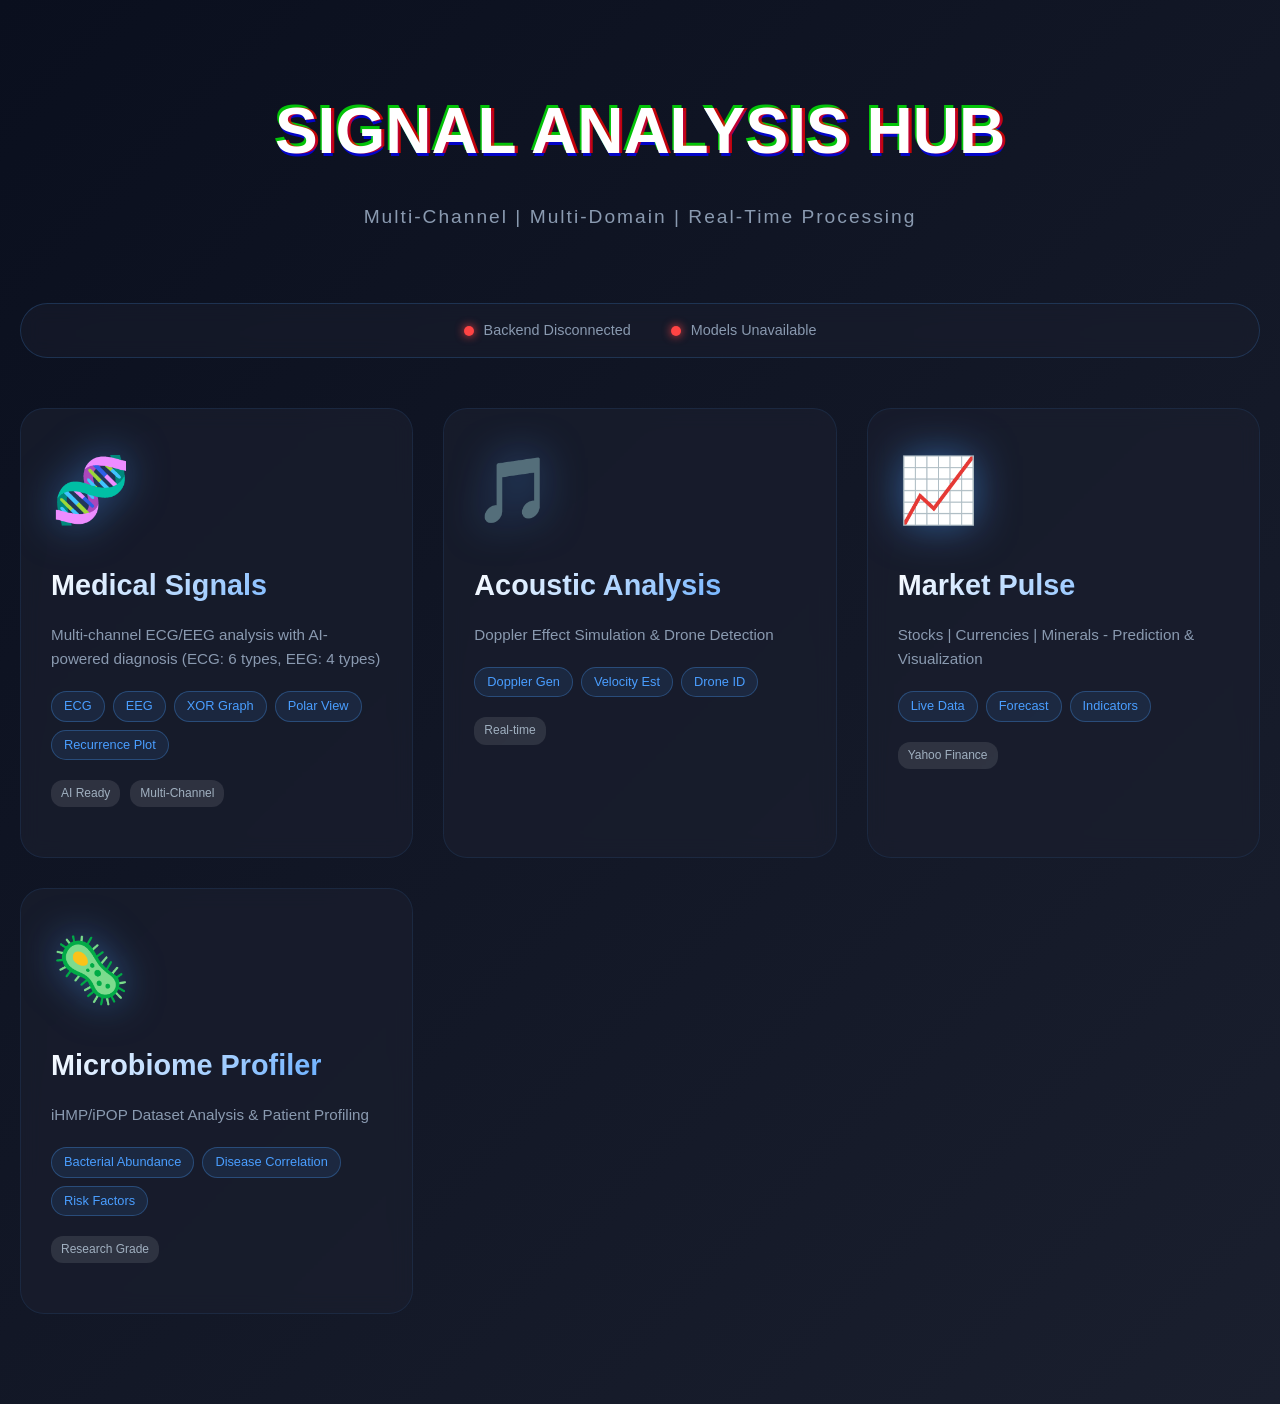
<file: frontend/index.html>
<!DOCTYPE html>
<html lang="en">
<head>
    <meta charset="UTF-8">
    <meta name="viewport" content="width=device-width, initial-scale=1.0">
    <title>Signal Viewer Hub</title>
    <link rel="stylesheet" href="css/dashboard.css">
    <style>
        .sub-options {
            display: none;
            flex-direction: column;
            gap: 10px;
            margin-top: 20px;
            width: 100%;
        }

        .sub-option {
            background: #2a2f3e;
            border: 1px solid #3a4050;
            color: white;
            padding: 15px;
            border-radius: 10px;
            cursor: pointer;
            transition: all 0.2s;
            text-align: left;
            display: flex;
            flex-direction: column;
        }

        .sub-option:hover {
            background: #3a4050;
            transform: translateX(5px);
        }

        .sub-option.ecg:hover {
            border-color: #ef4444;
        }

        .sub-option.eeg:hover {
            border-color: #8b5cf6;
        }

        .sub-option small {
            color: #8a9ab0;
            font-size: 12px;
            margin-top: 5px;
        }
    </style>
</head>
<body>
    <div class="dashboard">
        <!-- Hero Section -->
        <div class="hero">
            <h1 class="glitch" data-text="Signal Analysis Hub">Signal Analysis Hub</h1>
            <p class="subtitle">Multi-Channel | Multi-Domain | Real-Time Processing</p>
        </div>

        <!-- System Status Bar -->
        <div class="status-bar">
            <div class="status-item">
                <span class="status-dot" id="backendStatus"></span>
                <span id="backendStatusText">Checking backend...</span>
            </div>
            <div class="status-item">
                <span class="status-dot" id="modelStatus"></span>
                <span id="modelStatusText">Checking models...</span>
            </div>
        </div>

        <!-- Cards Grid -->
        <div class="cards-grid">
            <!-- Medical Card -->
            <div class="card medical" id="medicalCard">
                <div class="card-icon">🧬</div>
                <h2>Medical Signals</h2>
                <p>Multi-channel ECG/EEG analysis with AI-powered diagnosis (ECG: 6 types, EEG: 4 types)</p>
                <div class="card-features">
                    <span>ECG</span>
                    <span>EEG</span>
                    <span>XOR Graph</span>
                    <span>Polar View</span>
                    <span>Recurrence Plot</span>
                </div>
                <div class="card-footer">
                    <span class="badge">AI Ready</span>
                    <span class="badge">Multi-Channel</span>
                </div>

                <!-- Sub-options -->
                <div class="sub-options" id="medicalSubOptions">
                    <button class="sub-option ecg" onclick="window.location.href='ecg.html'">
                        <span>❤️ ECG - Electrocardiogram</span>
                        <small>6 abnormalities: Normal, AFib, VTach, PVC, Brady, Tachy</small>
                    </button>
                    <button class="sub-option eeg" onclick="window.location.href='eeg.html'">
                        <span>🧠 EEG - Electroencephalogram</span>
                        <small>4 abnormalities: Normal, Epilepsy, Slow Waves, Asymmetry</small>
                    </button>
                </div>
            </div>

            <!-- Acoustic Card -->
            <div class="card acoustic" onclick="window.location.href='acoustic.html'">
                <div class="card-icon">🎵</div>
                <h2>Acoustic Analysis</h2>
                <p>Doppler Effect Simulation & Drone Detection</p>
                <div class="card-features">
                    <span>Doppler Gen</span>
                    <span>Velocity Est</span>
                    <span>Drone ID</span>
                </div>
                <div class="card-footer">
                    <span class="badge">Real-time</span>
                </div>
            </div>

            <!-- Finance Card -->
            <div class="card finance" onclick="window.location.href='finance.html'">
                <div class="card-icon">📈</div>
                <h2>Market Pulse</h2>
                <p>Stocks | Currencies | Minerals - Prediction & Visualization</p>
                <div class="card-features">
                    <span>Live Data</span>
                    <span>Forecast</span>
                    <span>Indicators</span>
                </div>
                <div class="card-footer">
                    <span class="badge">Yahoo Finance</span>
                </div>
            </div>

            <!-- Microbiome Card -->
            <div class="card microbiome" onclick="window.location.href='microbiome.html'">
                <div class="card-icon">🦠</div>
                <h2>Microbiome Profiler</h2>
                <p>iHMP/iPOP Dataset Analysis & Patient Profiling</p>
                <div class="card-features">
                    <span>Bacterial Abundance</span>
                    <span>Disease Correlation</span>
                    <span>Risk Factors</span>
                </div>
                <div class="card-footer">
                    <span class="badge">Research Grade</span>
                </div>
            </div>
        </div>
    </div>

    <script>
        // Show ECG/EEG options when clicking Medical card
        document.getElementById('medicalCard').addEventListener('click', function(e) {
            if (e.target.closest('.sub-option')) return;

            var subOptions = document.getElementById('medicalSubOptions');
            subOptions.style.display = subOptions.style.display === 'flex' ? 'none' : 'flex';
        });

        // Check backend connection
        fetch('http://127.0.0.1:5000/api/health')
            .then(function(response) { return response.json(); })
            .then(function(data) {
                var backendDot = document.getElementById('backendStatus');
                var backendText = document.getElementById('backendStatusText');
                var modelDot = document.getElementById('modelStatus');
                var modelText = document.getElementById('modelStatusText');

                if (data.status === 'ok') {
                    backendDot.className = 'status-dot green';
                    backendText.textContent = 'Backend Connected';

                    if (data.ecg_model_loaded && data.eeg_model_loaded) {
                        modelDot.className = 'status-dot green';
                        modelText.textContent = 'All AI Models Ready';
                    } else {
                        modelDot.className = 'status-dot yellow';
                        modelText.textContent = 'Some models not loaded (using fallback)';
                    }
                }
            })
            .catch(function(err) {
                document.getElementById('backendStatus').className = 'status-dot red';
                document.getElementById('backendStatusText').textContent = 'Backend Disconnected';
                document.getElementById('modelStatus').className = 'status-dot red';
                document.getElementById('modelStatusText').textContent = 'Models Unavailable';
            });
    </script>
</body>
</html>
</file>
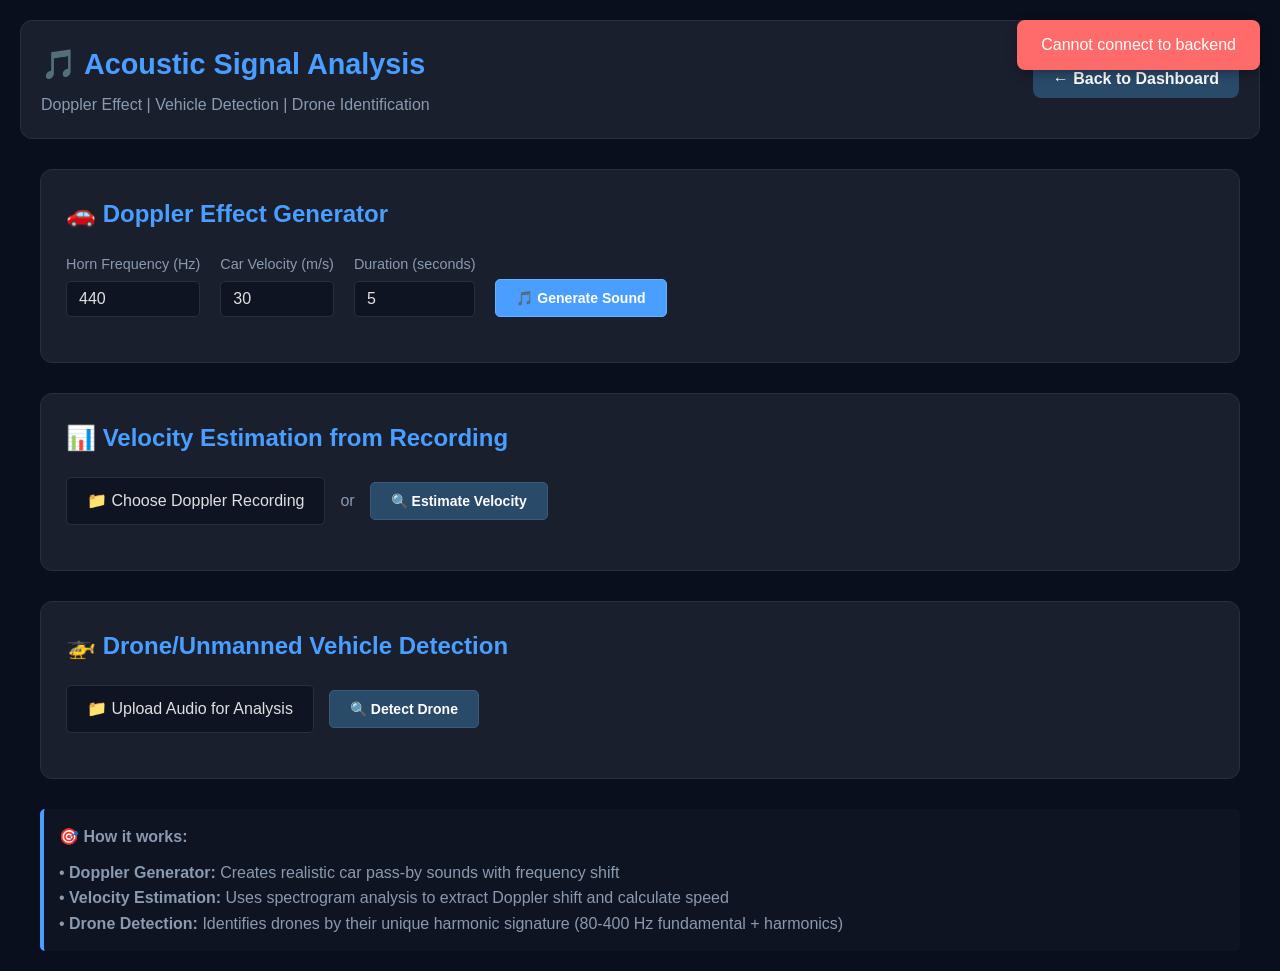
<file: frontend/acoustic.html>
<!DOCTYPE html>
<html lang="en">
<head>
    <meta charset="UTF-8">
    <meta name="viewport" content="width=device-width, initial-scale=1.0">
    <title>🎵 Acoustic Analysis - Signal Hub</title>
    <link rel="stylesheet" href="css/style.css">
    <style>
        .acoustic-container {
            max-width: 1200px;
            margin: 0 auto;
        }

        .section {
            background: #1a1f2e;
            border-radius: 12px;
            padding: 25px;
            margin-bottom: 30px;
            border: 1px solid #2a2f3e;
        }

        .section h2 {
            color: #4a9eff;
            margin-bottom: 20px;
            display: flex;
            align-items: center;
            gap: 10px;
        }

        .control-group {
            display: flex;
            gap: 20px;
            margin-bottom: 20px;
            flex-wrap: wrap;
            align-items: center;
        }

        .control-item {
            display: flex;
            flex-direction: column;
            gap: 5px;
        }

        .control-item label {
            color: #8a9ab0;
            font-size: 0.9rem;
        }

        .control-item input, .control-item select {
            background: #0f1422;
            color: #e0e0e0;
            border: 1px solid #2a2f3e;
            padding: 8px 12px;
            border-radius: 5px;
            font-size: 1rem;
        }

        .file-input-container {
            display: flex;
            align-items: center;
            gap: 15px;
            margin: 20px 0;
        }

        .file-label {
            background: #0f1422;
            border: 1px solid #2a2f3e;
            border-radius: 5px;
            padding: 10px 20px;
            cursor: pointer;
            transition: all 0.2s;
        }

        .file-label:hover {
            border-color: #4a9eff;
        }

        .loading-small {
            display: inline-block;
            width: 20px;
            height: 20px;
            border: 2px solid #4a9eff;
            border-top-color: transparent;
            border-radius: 50%;
            animation: spinner 0.8s linear infinite;
            margin-left: 10px;
        }

        @keyframes spinner {
            to { transform: rotate(360deg); }
        }

        .results-grid {
            display: grid;
            grid-template-columns: repeat(auto-fit, minmax(250px, 1fr));
            gap: 15px;
            margin-top: 20px;
        }
    </style>
</head>
<body>
    <div class="icu-monitor" id="acousticViewer">
        <!-- Header -->
        <div class="header">
            <div>
                <h1>🎵 Acoustic Signal Analysis</h1>
                <p style="color: #8a9ab0; margin-top: 5px;">Doppler Effect | Vehicle Detection | Drone Identification</p>
            </div>
            <button class="back-button" onclick="window.location.href='dashboard.html'">← Back to Dashboard</button>
        </div>

        <div class="acoustic-container">
            <!-- Section 1: Doppler Generator -->
            <div class="section">
                <h2>🚗 Doppler Effect Generator</h2>

                <div class="control-group">
                    <div class="control-item">
                        <label>Horn Frequency (Hz)</label>
                        <input type="number" id="hornFreq" value="440" min="100" max="1000" step="10">
                    </div>

                    <div class="control-item">
                        <label>Car Velocity (m/s)</label>
                        <input type="number" id="carVelocity" value="30" min="5" max="100" step="5">
                    </div>

                    <div class="control-item">
                        <label>Duration (seconds)</label>
                        <input type="number" id="duration" value="5" min="1" max="10" step="1">
                    </div>

                    <button id="generateDoppler" class="active" style="margin-top: 25px;">🎵 Generate Sound</button>
                </div>

                <div id="generatorLoading" class="loading" style="display: none; height: 50px;">Generating...</div>
                <div id="dopplerResults"></div>
            </div>

            <!-- Section 2: Velocity Estimation -->
            <div class="section">
                <h2>📊 Velocity Estimation from Recording</h2>

                <div class="file-input-container">
                    <input type="file" id="dopplerFile" accept=".wav,.mp3" style="display: none;">
                    <label for="dopplerFile" class="file-label">📁 Choose Doppler Recording</label>
                    <span style="color: #8a9ab0;">or</span>

                    <button id="estimateVelocity">🔍 Estimate Velocity</button>
                </div>

                <div id="estimationLoading" class="loading" style="display: none; height: 50px;">Analyzing...</div>
                <div id="estimationResults"></div>
            </div>

            <!-- Section 3: Drone Detection -->
            <div class="section">
                <h2>🚁 Drone/Unmanned Vehicle Detection</h2>

                <div class="file-input-container">
                    <input type="file" id="droneFile" accept=".wav,.mp3" style="display: none;">
                    <label for="droneFile" class="file-label">📁 Upload Audio for Analysis</label>
                    <button id="detectDrone">🔍 Detect Drone</button>
                </div>

                <div id="droneLoading" class="loading" style="display: none; height: 50px;">Detecting...</div>
                <div id="droneResults"></div>
            </div>

            <!-- Info Panel -->
            <div class="info-panel">
                <strong>🎯 How it works:</strong>
                <ul style="margin-top: 10px; list-style: none;">
                    <li>• <strong>Doppler Generator:</strong> Creates realistic car pass-by sounds with frequency shift</li>
                    <li>• <strong>Velocity Estimation:</strong> Uses spectrogram analysis to extract Doppler shift and calculate speed</li>
                    <li>• <strong>Drone Detection:</strong> Identifies drones by their unique harmonic signature (80-400 Hz fundamental + harmonics)</li>
                </ul>
            </div>
        </div>
    </div>

    <script src="js/acoustic.js"></script>
</body>
</html>
</file>
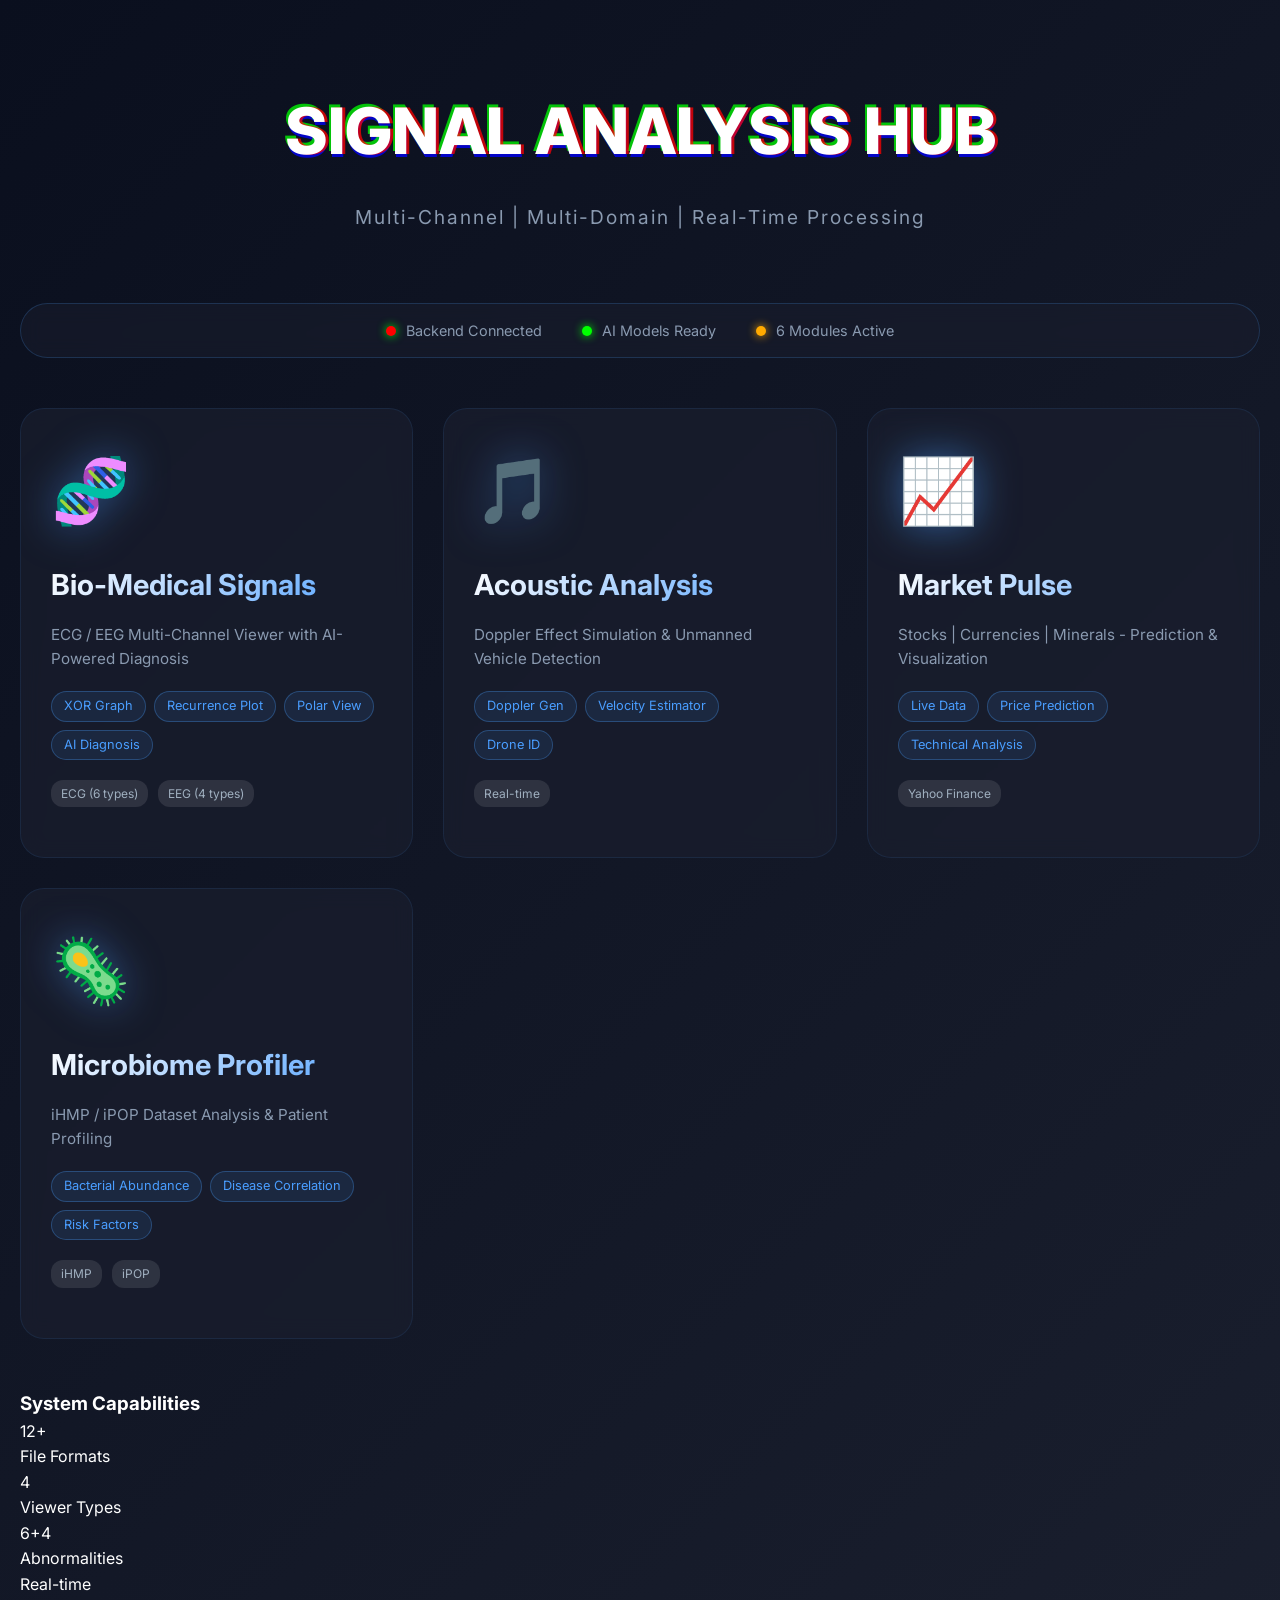
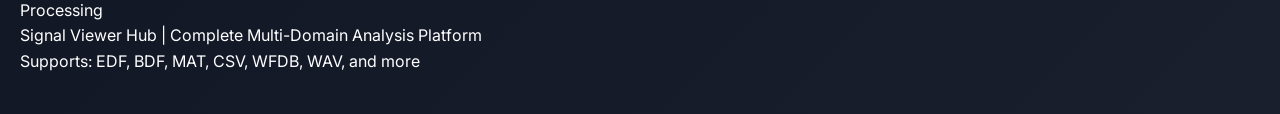
<file: frontend/dashboard.html>
<!DOCTYPE html>
<html lang="en">
<head>
    <meta charset="UTF-8">
    <meta name="viewport" content="width=device-width, initial-scale=1.0">
    <title>🧬 Signal Viewer Hub - Dashboard</title>
    <link rel="stylesheet" href="css/dashboard.css">
    <link href="https://fonts.googleapis.com/css2?family=Inter:wght@400;500;600;700;800&display=swap" rel="stylesheet">
</head>
<body>
    <div class="dashboard">
        <!-- Hero Section -->
        <div class="hero">
            <h1 class="glitch" data-text="Signal Analysis Hub">Signal Analysis Hub</h1>
            <p class="subtitle">Multi-Channel | Multi-Domain | Real-Time Processing</p>
        </div>

        <!-- System Status Bar -->
        <div class="status-bar">
            <div class="status-item">
                <span class="status-dot green"></span>
                <span>Backend Connected</span>
            </div>
            <div class="status-item">
                <span class="status-dot green"></span>
                <span>AI Models Ready</span>
            </div>
            <div class="status-item">
                <span class="status-dot yellow"></span>
                <span>6 Modules Active</span>
            </div>
        </div>

        <!-- Cards Grid -->
        <div class="cards-grid">
            <!-- Medical Card -->
            <div class="card medical" onclick="window.location.href='medical_choice.html'">
                <div class="card-icon">🧬</div>
                <h2>Bio-Medical Signals</h2>
                <p>ECG / EEG Multi-Channel Viewer with AI-Powered Diagnosis</p>
                <div class="card-features">
                    <span>XOR Graph</span>
                    <span>Recurrence Plot</span>
                    <span>Polar View</span>
                    <span>AI Diagnosis</span>
                </div>
                <div class="card-footer">
                    <span class="badge">ECG (6 types)</span>
                    <span class="badge">EEG (4 types)</span>
                </div>
            </div>

            <!-- Acoustic Card -->
            <div class="card acoustic" onclick="window.location.href='acoustic.html'">
                <div class="card-icon">🎵</div>
                <h2>Acoustic Analysis</h2>
                <p>Doppler Effect Simulation & Unmanned Vehicle Detection</p>
                <div class="card-features">
                    <span>Doppler Gen</span>
                    <span>Velocity Estimator</span>
                    <span>Drone ID</span>
                </div>
                <div class="card-footer">
                    <span class="badge">Real-time</span>
                </div>
            </div>

            <!-- Finance Card -->
            <div class="card finance" onclick="window.location.href='finance.html'">
                <div class="card-icon">📈</div>
                <h2>Market Pulse</h2>
                <p>Stocks | Currencies | Minerals - Prediction & Visualization</p>
                <div class="card-features">
                    <span>Live Data</span>
                    <span>Price Prediction</span>
                    <span>Technical Analysis</span>
                </div>
                <div class="card-footer">
                    <span class="badge">Yahoo Finance</span>
                </div>
            </div>

            <!-- Microbiome Card -->
            <div class="card microbiome" onclick="window.location.href='microbiome.html'">
                <div class="card-icon">🦠</div>
                <h2>Microbiome Profiler</h2>
                <p>iHMP / iPOP Dataset Analysis & Patient Profiling</p>
                <div class="card-features">
                    <span>Bacterial Abundance</span>
                    <span>Disease Correlation</span>
                    <span>Risk Factors</span>
                </div>
                <div class="card-footer">
                    <span class="badge">iHMP</span>
                    <span class="badge">iPOP</span>
                </div>
            </div>
        </div>

        <!-- Quick Stats -->
        <div class="stats-section">
            <h3>System Capabilities</h3>
            <div class="stats-grid">
                <div class="stat-item">
                    <div class="stat-value">12+</div>
                    <div class="stat-label">File Formats</div>
                </div>
                <div class="stat-item">
                    <div class="stat-value">4</div>
                    <div class="stat-label">Viewer Types</div>
                </div>
                <div class="stat-item">
                    <div class="stat-value">6+4</div>
                    <div class="stat-label">Abnormalities</div>
                </div>
                <div class="stat-item">
                    <div class="stat-value">Real-time</div>
                    <div class="stat-label">Processing</div>
                </div>
            </div>
        </div>

        <!-- Footer -->
        <div class="footer">
            <p>Signal Viewer Hub | Complete Multi-Domain Analysis Platform</p>
            <p class="small">Supports: EDF, BDF, MAT, CSV, WFDB, WAV, and more</p>
        </div>
    </div>

    <script>
        // Check backend connection
        fetch('http://127.0.0.1:5000/api/health')
            .then(response => response.json())
            .then(data => {
                if (data.status === 'ok') {
                    document.querySelector('.status-dot.green').style.background = '#00ff00';
                }
            })
            .catch(err => {
                document.querySelector('.status-dot.green').style.background = '#ff0000';
            });
    </script>
</body>
</html>
</file>
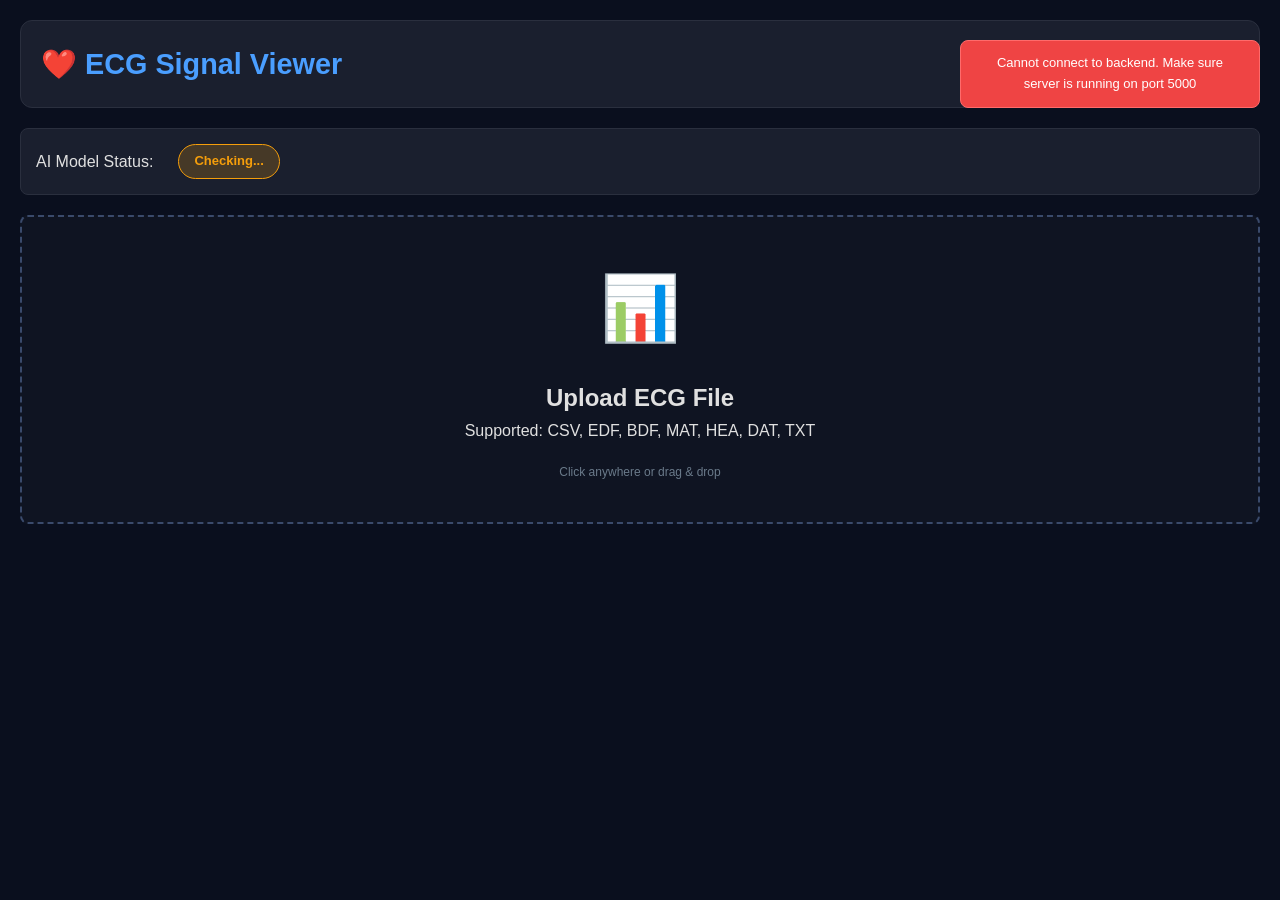
<file: frontend/ecg.html>
<!DOCTYPE html>
<html lang="en">
<head>
    <meta charset="UTF-8">
    <meta name="viewport" content="width=device-width, initial-scale=1.0">
    <title>ECG Signal Viewer</title>
    <script src="https://cdn.plot.ly/plotly-2.26.0.min.js"></script>
    <link rel="stylesheet" href="css/style.css">
    <style>
        /* Additional styles for controls */
        .ctrl-bar {
            display: flex;
            gap: 10px;
            flex-wrap: wrap;
            align-items: center;
            margin-bottom: 15px;
            padding: 10px;
            background: #1a1f2e;
            border: 1px solid #2a2f3e;
            border-radius: 8px;
        }

        .ctrl-btn {
            background: #2a2f3e;
            border: 1px solid #3a4050;
            color: #e0e8ff;
            padding: 6px 12px;
            border-radius: 5px;
            cursor: pointer;
            font-size: 12px;
            transition: all 0.2s;
        }

        .ctrl-btn:hover {
            background: #3a4050;
            border-color: #4a9eff;
        }

        .ctrl-btn.active {
            background: #4a9eff;
            border-color: #4a9eff;
            color: white;
        }

        .ctrl-btn.playing {
            background: #ef4444;
            border-color: #ef4444;
        }

        .ctrl-btn.paused {
            background: #4a9eff;
            border-color: #4a9eff;
        }

        .viewer-grid {
            display: grid;
            grid-template-columns: 3fr 1fr;
            gap: 20px;
        }

        .side-panel {
            display: flex;
            flex-direction: column;
            gap: 15px;
        }

        .channel-list {
            max-height: 300px;
            overflow-y: auto;
        }

        .channel-item {
            display: flex;
            align-items: center;
            gap: 8px;
            padding: 6px;
            background: #1a1f2e;
            border-radius: 5px;
            margin-bottom: 4px;
            border-left: 3px solid;
        }

        .channel-item input[type="checkbox"] {
            width: 16px;
            height: 16px;
            cursor: pointer;
        }

        .channel-item input[type="color"] {
            width: 25px;
            height: 25px;
            border: 1px solid #3a4050;
            border-radius: 4px;
            cursor: pointer;
        }

        .channel-item input[type="range"] {
            width: 50px;
        }

        .ch-label {
            flex: 1;
            font-size: 12px;
            white-space: nowrap;
            overflow: hidden;
            text-overflow: ellipsis;
        }

        .plot-container {
            background: #1a1f2e;
            border: 1px solid #2a2f3e;
            border-radius: 8px;
            padding: 15px;
            margin-bottom: 15px;
        }

        .plot-title {
            font-size: 12px;
            font-weight: 600;
            color: #8a9ab0;
            text-transform: uppercase;
            margin-bottom: 10px;
            padding-bottom: 5px;
            border-bottom: 1px solid #2a2f3e;
        }

        .model-status {
            background: #1a1f2e;
            border-radius: 8px;
            padding: 15px;
            margin-bottom: 20px;
            border: 1px solid #2a2f3e;
            display: flex;
            align-items: center;
            gap: 15px;
            flex-wrap: wrap;
        }

        .model-badge {
            display: inline-block;
            padding: 6px 15px;
            border-radius: 20px;
            font-size: 13px;
            font-weight: 600;
        }

        .badge-loaded {
            background: rgba(16, 185, 129, 0.2);
            color: #10b981;
            border: 1px solid #10b981;
        }

        .badge-fallback {
            background: rgba(245, 158, 11, 0.2);
            color: #f59e0b;
            border: 1px solid #f59e0b;
        }

        .upload-area {
            border: 2px dashed #3a4a6b;
            border-radius: 8px;
            padding: 40px;
            text-align: center;
            cursor: pointer;
            transition: all 0.3s;
            background: #0f1422;
            margin-bottom: 20px;
        }

        .upload-area:hover {
            border-color: #4a9eff;
            background: #1a1f30;
        }

        .upload-area.dragover {
            border-color: #4a9eff;
            background: #1a1f30;
        }

        .tabs {
            display: flex;
            gap: 2px;
            margin-bottom: 20px;
            border-bottom: 1px solid #2a2f3e;
            padding-bottom: 1px;
        }

        .tab-btn {
            background: none;
            border: none;
            border-bottom: 3px solid transparent;
            color: #8a9ab0;
            padding: 10px 18px;
            cursor: pointer;
            font-size: 13px;
            font-weight: 500;
            transition: all 0.2s;
        }

        .tab-btn:hover {
            color: #e0e0e0;
            background: #1a1f2e;
        }

        .tab-btn.active {
            color: #4a9eff;
            border-bottom-color: #4a9eff;
            background: #1a1f2e;
        }

        .loading-overlay {
            position: fixed;
            top: 0;
            left: 0;
            right: 0;
            bottom: 0;
            background: rgba(8, 13, 24, 0.9);
            display: none;
            align-items: center;
            justify-content: center;
            flex-direction: column;
            gap: 15px;
            z-index: 9999;
        }

        .loading-overlay.active {
            display: flex;
        }

        .spinner {
            width: 40px;
            height: 40px;
            border: 4px solid #2a2f3e;
            border-top-color: #4a9eff;
            border-radius: 50%;
            animation: spin 0.8s linear infinite;
        }

        @keyframes spin {
            to { transform: rotate(360deg); }
        }

        .notif-container {
            position: fixed;
            top: 20px;
            right: 20px;
            z-index: 10000;
            display: flex;
            flex-direction: column;
            gap: 10px;
        }

        .notif {
            padding: 12px 20px;
            border-radius: 8px;
            color: white;
            font-size: 13px;
            animation: slideIn 0.3s ease;
            max-width: 300px;
        }

        .notif.success {
            background: #10b981;
        }

        .notif.error {
            background: #ef4444;
        }

        .notif.info {
            background: #4a9eff;
        }

        @keyframes slideIn {
            from {
                transform: translateX(100%);
                opacity: 0;
            }
            to {
                transform: translateX(0);
                opacity: 1;
            }
        }

        @keyframes slideOut {
            to {
                transform: translateX(100%);
                opacity: 0;
            }
        }

        .dx-card {
            background: #1a1f2e;
            border: 1px solid #2a2f3e;
            border-radius: 10px;
            padding: 15px;
        }

        .dx-normal {
            border-left: 4px solid #10b981;
        }

        .dx-abnormal {
            border-left: 4px solid #ef4444;
        }

        .dx-label {
            font-size: 16px;
            font-weight: 700;
            margin-bottom: 8px;
        }

        .conf-bar-wrap {
            margin: 10px 0;
        }

        .conf-bar {
            height: 6px;
            background: #2a2f3e;
            border-radius: 3px;
            overflow: hidden;
        }

        .conf-bar-fill {
            height: 100%;
            border-radius: 3px;
            transition: width 0.3s ease;
        }

        .dx-meta {
            display: grid;
            grid-template-columns: 1fr 1fr;
            gap: 10px;
            margin-top: 10px;
        }

        .dx-meta-item {
            background: #0f1422;
            border-radius: 6px;
            padding: 8px;
        }

        .dx-meta-item small {
            color: #8a9ab0;
            font-size: 10px;
            display: block;
            margin-bottom: 3px;
        }

        .classic-card {
            background: #0f1422;
            border: 1px solid #2a2f3e;
            border-radius: 10px;
            padding: 12px;
        }

        .hidden {
            display: none !important;
        }

        #mainPlot {
            min-height: 400px;
            width: 100%;
        }

        #syncMatrixPlot {
            min-height: 300px;
            width: 100%;
        }

        select, input[type="number"] {
            background: #0f1422;
            color: #e0e8ff;
            border: 1px solid #2a2f3e;
            padding: 5px 8px;
            border-radius: 4px;
            font-size: 12px;
        }

        label {
            color: #8a9ab0;
            font-size: 12px;
        }

        .demo-bar {
            display: flex;
            gap: 8px;
            flex-wrap: wrap;
            align-items: center;
            margin-bottom: 20px;
            padding: 10px;
            background: #1a1f2e;
            border-radius: 8px;
        }

        .demo-btn {
            background: #2a2f3e;
            border: 1px solid #3a4050;
            color: #e0e8ff;
            padding: 5px 10px;
            border-radius: 4px;
            cursor: pointer;
            font-size: 11px;
        }

        .demo-btn:hover {
            background: #3a4050;
        }
    </style>
</head>
<body>
    <div class="loading-overlay" id="loadingOverlay">
        <div class="spinner"></div>
        <span>Processing...</span>
    </div>

    <div id="notifContainer" class="notif-container"></div>

    <div class="container" style="max-width: 1400px; margin: 0 auto; padding: 20px;">
        <div class="header" style="display: flex; justify-content: space-between; align-items: center; margin-bottom: 20px;">
            <h1 style="color: #4a9eff;">❤️ ECG Signal Viewer</h1>
            <button class="back-btn" onclick="window.location.href='index.html'" style="background: #2a4a6a; color: white; border: none; padding: 10px 20px; border-radius: 5px; cursor: pointer;">← Back</button>
        </div>

        <div class="model-status" id="modelStatusBar">
            <span>AI Model Status:</span>
            <span id="modelStatus" class="model-badge badge-fallback">Checking...</span>
        </div>

        <div class="upload-area" id="uploadArea">
            <input type="file" id="fileInput" accept=".csv,.edf,.bdf,.mat,.hea,.dat,.txt" style="display:none">
            <div class="upload-icon">📊</div>
            <h2>Upload ECG File</h2>
            <p>Supported: CSV, EDF, BDF, MAT, HEA, DAT, TXT</p>
            <p class="click-hint">Click anywhere or drag & drop</p>
        </div>

<!--        <div class="demo-bar" id="demoBar">-->
<!--            <span>Demo signals:</span>-->
<!--            <button class="demo-btn" data-type="normal">Normal</button>-->
<!--            <button class="demo-btn" data-type="afib">AFib</button>-->
<!--            <button class="demo-btn" data-type="vtach">VTach</button>-->
<!--            <button class="demo-btn" data-type="pvc">PVC</button>-->
<!--            <button class="demo-btn" data-type="brady">Brady</button>-->
<!--            <button class="demo-btn" data-type="tachy">Tachy</button>-->
<!--        </div>-->

        <div class="tabs" id="tabsContainer" style="display:none">
            <button class="tab-btn active" id="tabChannels">📊 Channels</button>
            <button class="tab-btn" id="tabXOR">⊕ XOR Graph</button>
            <button class="tab-btn" id="tabPolar">🌀 Polar</button>
            <button class="tab-btn" id="tabRecurrence">🔁 Recurrence</button>
            <button class="tab-btn" id="tabFFT">📈 FFT</button>
        </div>

        <div id="contentArea"></div>
        <div id="mainContent" class="hidden"></div>
    </div>

    <!-- Load scripts in correct order -->
    <script src="js/signalParser.js"></script>
    <script src="js/ui.js"></script>
    <script src="js/visualizations.js"></script>
    <script src="js/ecg.js"></script>
</body>
</html>
</file>
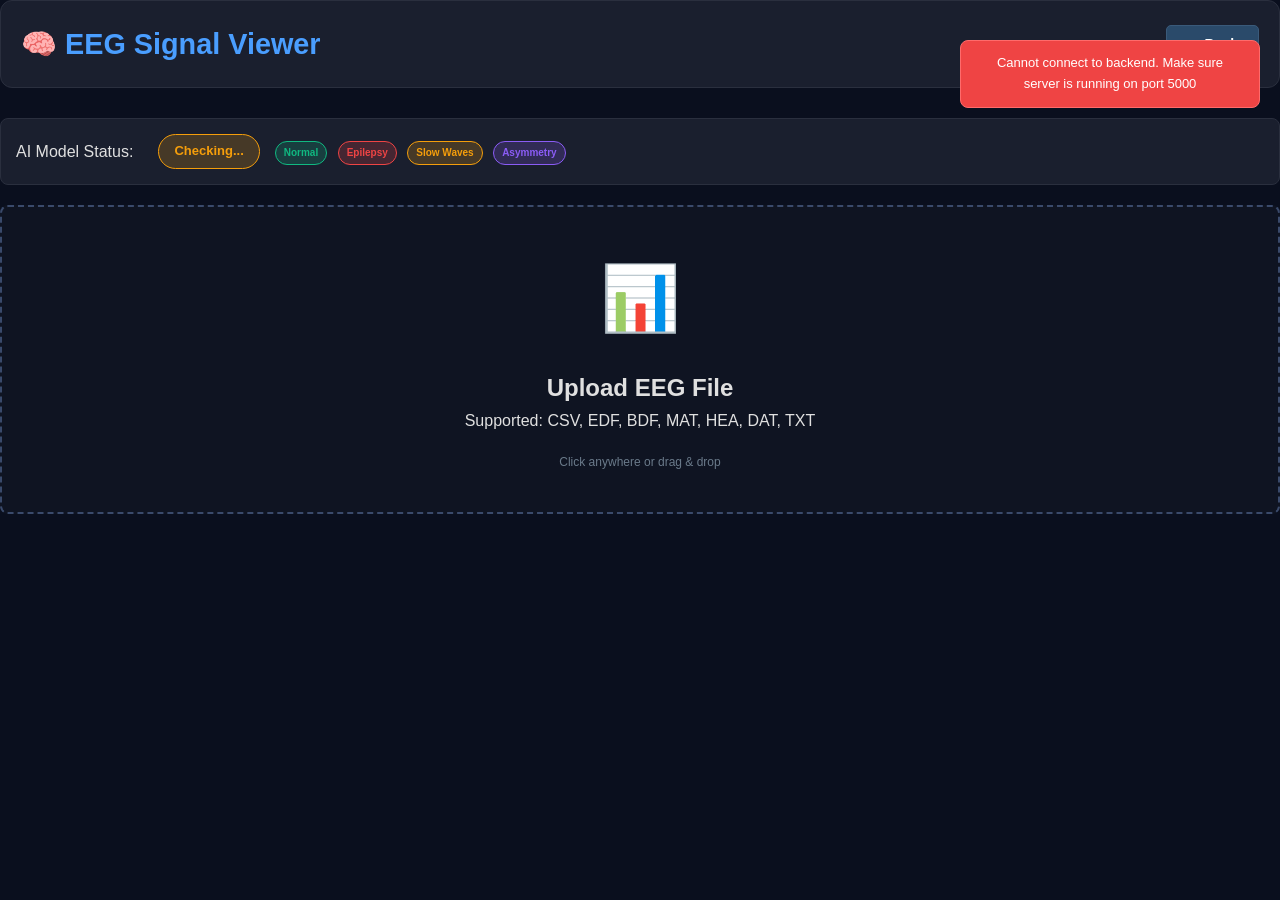
<file: frontend/eeg.html>
<!DOCTYPE html>
<html lang="en">
<head>
    <meta charset="UTF-8">
    <meta name="viewport" content="width=device-width, initial-scale=1.0">
    <title>EEG Signal Viewer</title>
    <script src="https://cdn.plot.ly/plotly-2.26.0.min.js"></script>
    <link rel="stylesheet" href="css/style.css">
</head>
<body>
    <div class="loading-overlay" id="loadingOverlay">
        <div class="spinner"></div>
        <span>Processing...</span>
    </div>

    <div id="notifContainer" class="notif-container"></div>

    <div class="container">
        <div class="header">
            <h1>🧠 EEG Signal Viewer</h1>
            <button class="back-btn" onclick="window.location.href='index.html'">← Back</button>
        </div>

        <div class="model-status">
            <span>AI Model Status:</span>
            <span id="modelStatus" class="model-badge badge-fallback">Checking...</span>
            <div class="abnormalities-list">
                <span class="abnormality-badge badge-normal">Normal</span>
                <span class="abnormality-badge badge-epilepsy">Epilepsy</span>
                <span class="abnormality-badge badge-slow">Slow Waves</span>
                <span class="abnormality-badge badge-asymmetry">Asymmetry</span>
            </div>
        </div>

        <div class="upload-area" id="uploadArea">
            <input type="file" id="fileInput" accept=".csv,.edf,.bdf,.mat,.hea,.dat,.txt" style="display:none">
            <div class="upload-icon">📊</div>
            <h2>Upload EEG File</h2>
            <p>Supported: CSV, EDF, BDF, MAT, HEA, DAT, TXT</p>
            <p class="click-hint">Click anywhere or drag & drop</p>
        </div>

<!--        <div class="demo-bar">-->
<!--            <span>Demo signals:</span>-->
<!--            <button class="demo-btn" data-type="normal">Normal</button>-->
<!--            <button class="demo-btn" data-type="epilepsy">Epilepsy</button>-->
<!--            <button class="demo-btn" data-type="slow">Slow Waves</button>-->
<!--            <button class="demo-btn" data-type="asymmetry">Asymmetry</button>-->
<!--        </div>-->

        <div class="tabs" id="tabsContainer" style="display:none">
            <button class="tab-btn active" id="tabChannels">📊 Channels</button>
            <button class="tab-btn" id="tabXOR">⊕ XOR Graph</button>
            <button class="tab-btn" id="tabPolar">🌀 Polar</button>
            <button class="tab-btn" id="tabRecurrence">🔁 Recurrence</button>
            <button class="tab-btn" id="tabFFT">📈 FFT</button>
        </div>

        <div id="contentArea"></div>
    </div>

    <!-- Load scripts in correct order -->
    <script src="js/signalParser.js"></script>
    <script src="js/ui.js"></script>
    <script src="js/visualizations.js"></script>
    <script src="js/app.js"></script>
    <script src="js/eeg.js"></script>
</body>
</html>
</file>
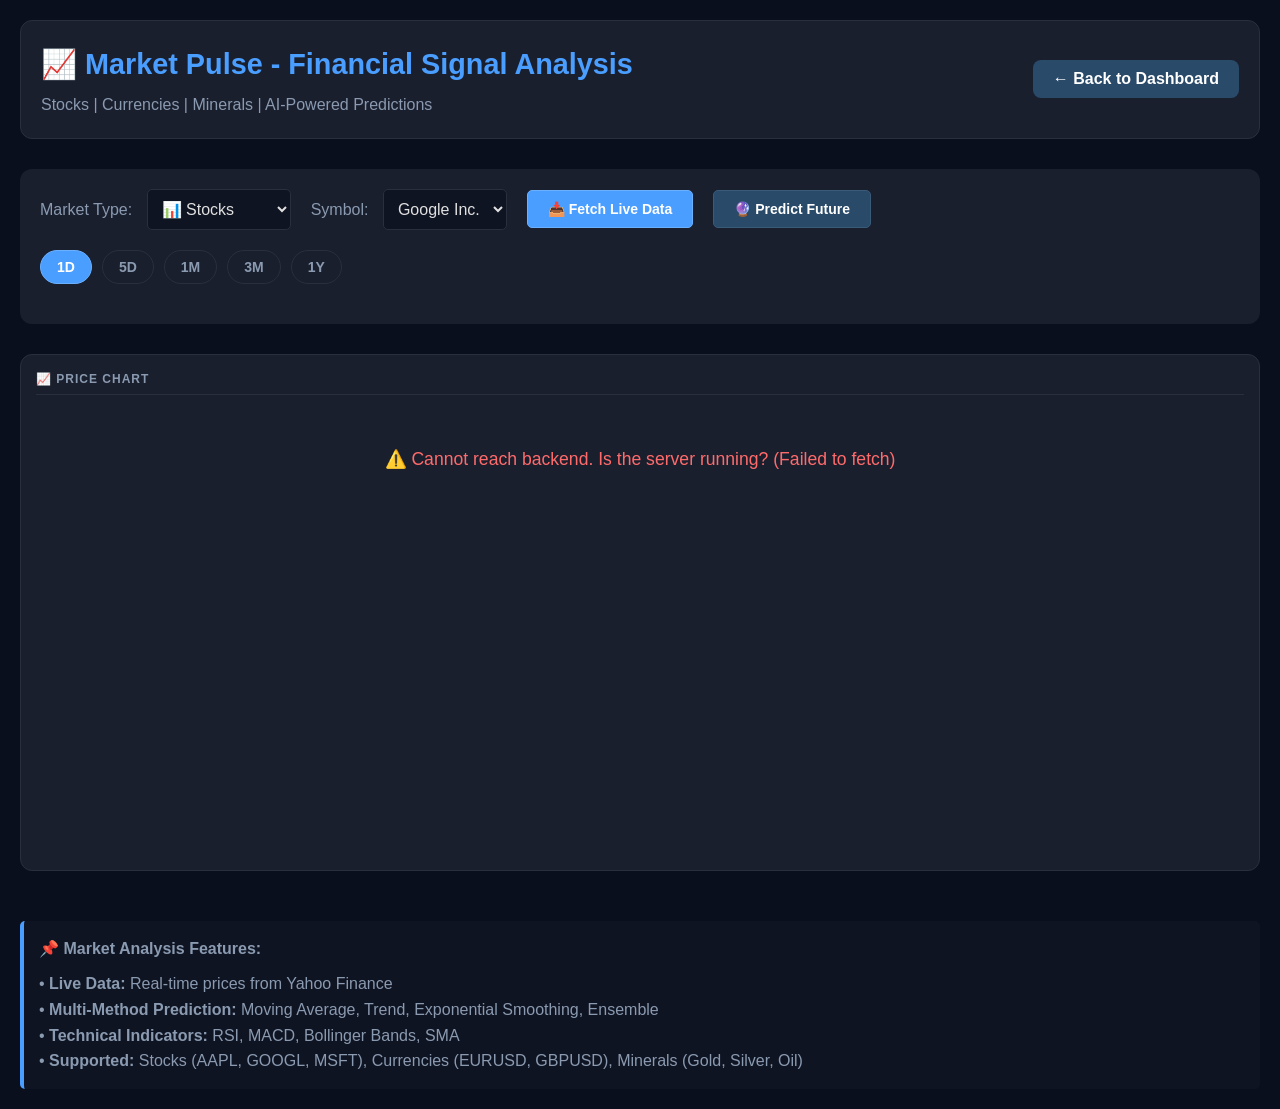
<file: frontend/finance.html>
<!DOCTYPE html>
<html lang="en">
<head>
    <meta charset="UTF-8">
    <meta name="viewport" content="width=device-width, initial-scale=1.0">
    <title>📈 Market Pulse - Signal Hub</title>
    <link rel="stylesheet" href="css/style.css">
    <style>
        .finance-container {
            max-width: 1400px;
            margin: 0 auto;
        }

        .market-grid {
            display: grid;
            grid-template-columns: repeat(auto-fit, minmax(350px, 1fr));
            gap: 20px;
            margin-bottom: 30px;
        }

        .market-card {
            background: #1a1f2e;
            border-radius: 12px;
            padding: 20px;
            border: 1px solid #2a2f3e;
            transition: all 0.3s;
        }

        .market-card:hover {
            border-color: #4a9eff;
            transform: translateY(-5px);
        }

        .market-header {
            display: flex;
            justify-content: space-between;
            align-items: center;
            margin-bottom: 15px;
            padding-bottom: 10px;
            border-bottom: 1px solid #2a2f3e;
        }

        .market-title {
            font-size: 1.3rem;
            color: #4a9eff;
        }

        .market-price {
            font-size: 1.5rem;
            font-weight: bold;
        }

        .price-up {
            color: #51cf66;
        }

        .price-down {
            color: #ff6b6b;
        }

        .prediction-container {
            background: #0f1422;
            border-radius: 8px;
            padding: 20px;
            margin-top: 20px;
        }

        .method-badge {
            display: inline-block;
            background: rgba(74,158,255,0.1);
            border: 1px solid #4a9eff;
            border-radius: 20px;
            padding: 4px 12px;
            font-size: 0.8rem;
            color: #4a9eff;
            margin-right: 8px;
            margin-bottom: 8px;
        }

        .indicator-grid {
            display: grid;
            grid-template-columns: repeat(3, 1fr);
            gap: 10px;
            margin-top: 15px;
        }

        .indicator-item {
            background: #1a1f2e;
            padding: 10px;
            border-radius: 8px;
            text-align: center;
        }

        .indicator-label {
            color: #8a9ab0;
            font-size: 0.8rem;
            margin-bottom: 5px;
        }

        .indicator-value {
            font-size: 1.1rem;
            font-weight: bold;
        }

        .symbol-selector {
            background: #0f1422;
            border: 1px solid #2a2f3e;
            color: #e0e0e0;
            padding: 10px;
            border-radius: 5px;
            font-size: 1rem;
            cursor: pointer;
        }

        .timeframe-selector {
            display: flex;
            gap: 10px;
            margin: 20px 0;
        }

        .timeframe-btn {
            background: #1a1f2e;
            border: 1px solid #2a2f3e;
            color: #8a9ab0;
            padding: 8px 16px;
            border-radius: 20px;
            cursor: pointer;
            transition: all 0.2s;
        }

        .timeframe-btn:hover, .timeframe-btn.active {
            background: #4a9eff;
            color: white;
            border-color: #6ab0ff;
        }
    </style>
</head>
<body>
    <div class="icu-monitor" id="financeViewer">
        <!-- Header -->
        <div class="header">
            <div>
                <h1>📈 Market Pulse - Financial Signal Analysis</h1>
                <p style="color: #8a9ab0; margin-top: 5px;">Stocks | Currencies | Minerals | AI-Powered Predictions</p>
            </div>
            <button class="back-button" onclick="window.location.href='dashboard.html'">← Back to Dashboard</button>
        </div>

        <div class="finance-container">
            <!-- Market Selection -->
            <div class="section" style="background: #1a1f2e; border-radius: 12px; padding: 20px; margin-bottom: 30px;">
                <div style="display: flex; gap: 20px; flex-wrap: wrap; align-items: center;">
                    <div>
                        <label style="color: #8a9ab0; margin-right: 10px;">Market Type:</label>
                        <select id="marketType" class="symbol-selector">
                            <option value="stocks">📊 Stocks</option>
                            <option value="currencies">💱 Currencies</option>
                            <option value="minerals">⛏️ Minerals</option>
                        </select>
                    </div>

                    <div>
                        <label style="color: #8a9ab0; margin-right: 10px;">Symbol:</label>
                        <select id="symbolSelect" class="symbol-selector">
                            <!-- Populated by JS -->
                        </select>
                    </div>

                    <button id="fetchDataBtn" class="active">📥 Fetch Live Data</button>
                    <button id="predictBtn">🔮 Predict Future</button>
                </div>

                <div class="timeframe-selector">
                    <button class="timeframe-btn active" data-period="1d">1D</button>
                    <button class="timeframe-btn" data-period="5d">5D</button>
                    <button class="timeframe-btn" data-period="1mo">1M</button>
                    <button class="timeframe-btn" data-period="3mo">3M</button>
                    <button class="timeframe-btn" data-period="1y">1Y</button>
                </div>
            </div>

            <!-- Main Chart -->
            <div class="plot-container">
                <div class="plot-title">
                    <span>📈 PRICE CHART</span>
                    <span id="currentPrice" style="color: #4a9eff;"></span>
                </div>
                <div id="priceChart" style="width:100%; height:450px"></div>
            </div>

            <!-- Market Cards Grid -->
            <div class="market-grid" id="marketCards">
                <!-- Populated by JS -->
            </div>

            <!-- Prediction Section -->
            <div class="prediction-container" id="predictionSection" style="display: none;">
                <h3 style="color: #4a9eff; margin-bottom: 20px;">🔮 Price Predictions</h3>

                <div style="display: grid; grid-template-columns: 2fr 1fr; gap: 20px;">
                    <div>
                        <div id="predictionChart" style="width:100%; height:300px"></div>
                    </div>
                    <div id="predictionDetails"></div>
                </div>
            </div>

            <!-- Technical Indicators -->
            <div class="plot-container" id="indicatorsSection" style="display: none;">
                <div class="plot-title">📊 Technical Indicators</div>
                <div class="indicator-grid" id="indicatorGrid"></div>
            </div>

            <!-- Info Panel -->
            <div class="info-panel">
                <strong>📌 Market Analysis Features:</strong>
                <ul style="margin-top: 10px; list-style: none;">
                    <li>• <strong>Live Data:</strong> Real-time prices from Yahoo Finance</li>
                    <li>• <strong>Multi-Method Prediction:</strong> Moving Average, Trend, Exponential Smoothing, Ensemble</li>
                    <li>• <strong>Technical Indicators:</strong> RSI, MACD, Bollinger Bands, SMA</li>
                    <li>• <strong>Supported:</strong> Stocks (AAPL, GOOGL, MSFT), Currencies (EURUSD, GBPUSD), Minerals (Gold, Silver, Oil)</li>
                </ul>
            </div>
        </div>
    </div>

    <!-- Plotly -->
    <script src="https://cdn.plot.ly/plotly-2.26.0.min.js"></script>
    <script src="js/finance.js"></script>
</body>
</html>
</file>
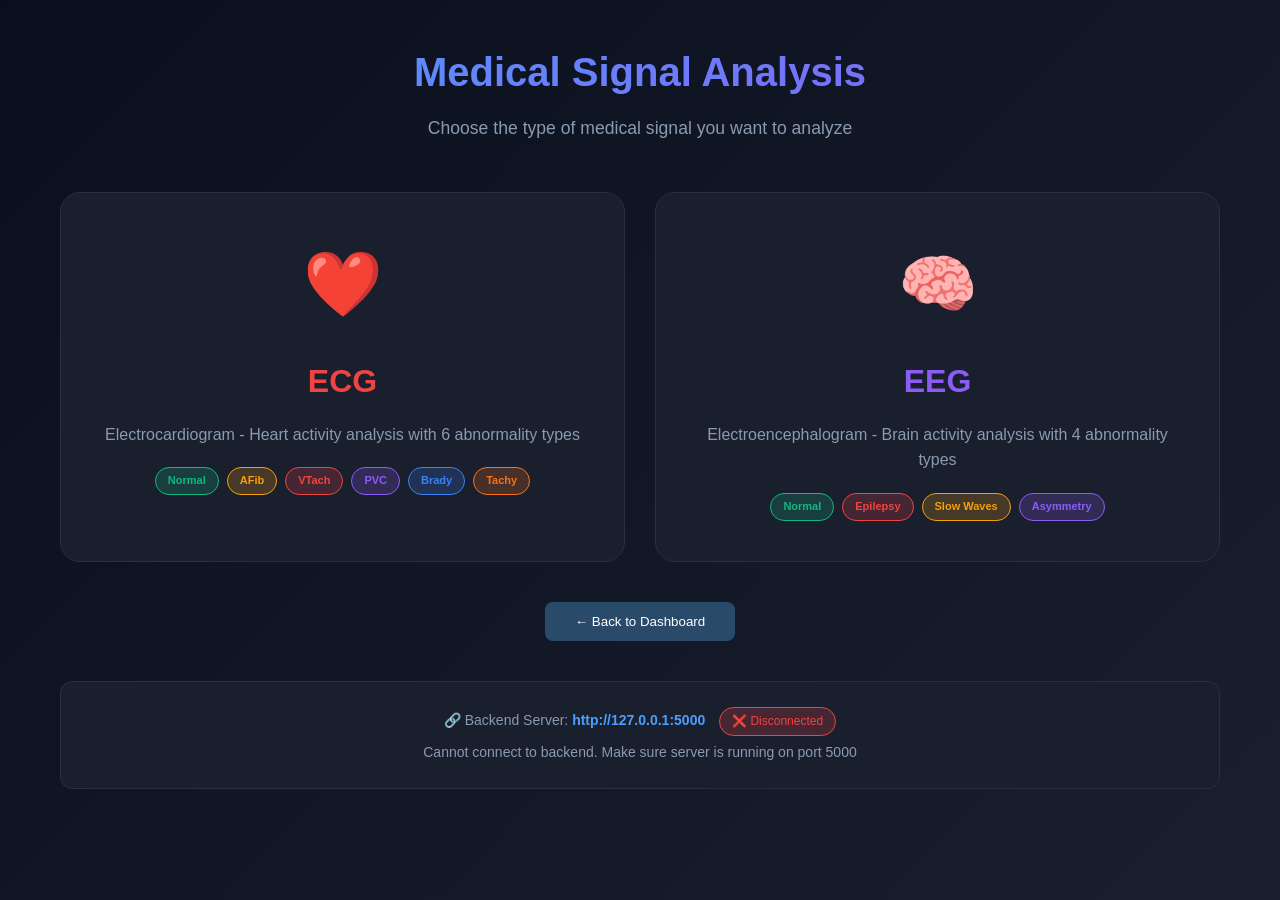
<file: frontend/medical.html>
<!--<!DOCTYPE html>-->
<!--<html lang="en">-->
<!--<head>-->
<!--    <meta charset="UTF-8">-->
<!--    <meta name="viewport" content="width=device-width, initial-scale=1.0">-->
<!--    <title>🧬 Medical Signals - Signal Hub</title>-->
<!--    <link rel="stylesheet" href="css/style.css">-->
<!--    <style>-->
<!--        .filter-controls {-->
<!--            display: flex;-->
<!--            gap: 10px;-->
<!--            margin: 10px 0;-->
<!--            padding: 10px;-->
<!--            background: #0f1422;-->
<!--            border-radius: 5px;-->
<!--        }-->

<!--        .filter-btn {-->
<!--            background: #2a4a6a;-->
<!--            color: white;-->
<!--            border: none;-->
<!--            padding: 5px 10px;-->
<!--            border-radius: 3px;-->
<!--            cursor: pointer;-->
<!--            font-size: 12px;-->
<!--        }-->

<!--        .filter-btn.active {-->
<!--            background: #4a9eff;-->
<!--        }-->
<!--    </style>-->
<!--</head>-->
<!--<body>-->
<!--    <div class="icu-monitor" id="medicalViewer">-->
<!--        &lt;!&ndash; Header &ndash;&gt;-->
<!--        <div class="header">-->
<!--            <div>-->
<!--                <h1 class="main-title">🧬 Bio-Medical Signal Viewer</h1>-->
<!--                <p style="color: #8a9ab0;">ECG | EEG | Multi-Channel Analysis with AI Diagnosis</p>-->
<!--            </div>-->
<!--            <button class="back-button" onclick="window.location.href='dashboard.html'">← Back to Dashboard</button>-->
<!--        </div>-->

<!--        &lt;!&ndash; Upload Section &ndash;&gt;-->
<!--        <div class="upload-section">-->
<!--            <div class="upload-area" id="uploadArea">-->
<!--                <input type="file" id="fileInput" accept=".csv,.edf,.bdf,.mat,.hea,.dat,.txt" style="display: none">-->
<!--                <div class="upload-icon">📊</div>-->
<!--                <h2>Upload Signal File</h2>-->
<!--                <p class="supported-formats">Supported: EDF, BDF, MAT, CSV, WFDB, TXT</p>-->
<!--                <p class="click-hint">Click anywhere or drag & drop</p>-->
<!--            </div>-->

<!--            <div id="loadingIndicator" class="loading" style="display: none">-->
<!--                ⏳ Processing file... Please wait-->
<!--            </div>-->
<!--            <div id="errorMessage" class="error" style="display: none"></div>-->
<!--        </div>-->

<!--        &lt;!&ndash; Filter Controls &ndash;&gt;-->
<!--        <div id="filterControls" style="display: none; margin-bottom: 20px;">-->
<!--            <div class="plot-container">-->
<!--                <div class="plot-title">🎛️ FILTER CONTROLS</div>-->
<!--                <div class="filter-controls">-->
<!--                    <button class="filter-btn" onclick="app.applyFilter('lowpass', 50)">Lowpass 50Hz</button>-->
<!--                    <button class="filter-btn" onclick="app.applyFilter('highpass', 0.5)">Highpass 0.5Hz</button>-->
<!--                    <button class="filter-btn" onclick="app.applyFilter('bandpass', 50)">Bandpass 0.5-50Hz</button>-->
<!--                </div>-->
<!--            </div>-->
<!--        </div>-->

<!--        &lt;!&ndash; Tabs &ndash;&gt;-->
<!--        <div id="tabsContainer" style="display: none">-->
<!--            <div class="tabs">-->
<!--                <button id="tabChannels" class="tab-button active">📊 Multi-Channel View</button>-->
<!--                <button id="tabRecurrence" class="tab-button">🔁 Recurrence Map</button>-->
<!--                <button id="tabPolar" class="tab-button">🌀 Polar View</button>-->
<!--            </div>-->
<!--        </div>-->

<!--        &lt;!&ndash; Instructions Panel &ndash;&gt;-->
<!--<div class="plot-container" style="margin-top: 20px; display: none;" id="instructionsPanel">-->
<!--    <div class="plot-title">📚 HOW TO USE THE SIGNAL VIEWER</div>-->
<!--    <div class="instructions-grid">-->
<!--        <div class="instruction-item">-->
<!--            <h4>1️⃣ File Upload</h4>-->
<!--            <ul>-->
<!--                <li>Click the upload area or drag & drop your file</li>-->
<!--                <li>Supported formats: EDF, BDF, MAT, CSV, WFDB</li>-->
<!--                <li>Files are automatically displayed after upload</li>-->
<!--                <li>Maximum file size: 200MB</li>-->
<!--            </ul>-->
<!--        </div>-->
<!--        <div class="instruction-item">-->
<!--            <h4>2️⃣ Playback Controls</h4>-->
<!--            <ul>-->
<!--                <li>▶ <strong>Play</strong>: Start signal animation</li>-->
<!--                <li>⏸ <strong>Pause</strong>: Stop animation</li>-->
<!--                <li>⏮ <strong>Reset</strong>: Return to beginning</li>-->
<!--                <li><strong>Speed slider</strong>: Adjust animation speed (0.5x - 3x)</li>-->
<!--            </ul>-->
<!--        </div>-->
<!--        <div class="instruction-item">-->
<!--            <h4>3️⃣ Channel Management</h4>-->
<!--            <ul>-->
<!--                <li><strong>Checkboxes</strong>: Show/hide individual channels</li>-->
<!--                <li><strong>All button</strong>: Show all channels</li>-->
<!--                <li><strong>None button</strong>: Hide all channels</li>-->
<!--                <li>Each channel has a unique color</li>-->
<!--            </ul>-->
<!--        </div>-->
<!--        <div class="instruction-item">-->
<!--            <h4>4️⃣ View Modes</h4>-->
<!--            <ul>-->
<!--                <li><strong>Combined</strong>: All channels in one plot</li>-->
<!--                <li><strong>Separate</strong>: Each channel in its own plot</li>-->
<!--                <li>Switch modes using the buttons above the plot</li>-->
<!--            </ul>-->
<!--        </div>-->
<!--        <div class="instruction-item">-->
<!--            <h4>5️⃣ Interaction</h4>-->
<!--            <ul>-->
<!--                <li><strong>Zoom</strong>: Click and drag on the plot</li>-->
<!--                <li><strong>Pan</strong>: Click and drag axes</li>-->
<!--                <li><strong>Reset view</strong>: Double-click the plot</li>-->
<!--                <li><strong>View values</strong>: Hover over points</li>-->
<!--            </ul>-->
<!--        </div>-->
<!--        <div class="instruction-item">-->
<!--            <h4>6️⃣ Analysis Tools</h4>-->
<!--            <ul>-->
<!--                <li><strong>Recurrence Plot</strong>: Shows signal patterns</li>-->
<!--                <li><strong>Polar View</strong>: Periodicity analysis</li>-->
<!--                <li><strong>FFT</strong>: Frequency spectrum</li>-->
<!--                <li><strong>Wavelet</strong>: Time-frequency analysis</li>-->
<!--            </ul>-->
<!--        </div>-->
<!--    </div>-->
<!--</div>-->

<!--<script>-->
<!--    // Show instructions panel after file upload-->
<!--    document.addEventListener('fileUploaded', function() {-->
<!--        document.getElementById('instructionsPanel').style.display = 'block';-->
<!--    });-->
<!--</script>-->

<!--        &lt;!&ndash; Main Content &ndash;&gt;-->
<!--        <div id="contentArea"></div>-->
<!--    </div>-->

<!--    &lt;!&ndash; Plotly &ndash;&gt;-->
<!--    <script src="https://cdn.plot.ly/plotly-2.26.0.min.js"></script>-->
<!--    <script src="js/signalParser.js"></script>-->
<!--    <script src="js/ui.js"></script>-->
<!--    <script src="js/visualizations.js"></script>-->
<!--    <script src="js/app.js"></script>-->
<!--</body>-->
<!--</html>-->


<!--<!DOCTYPE html>-->
<!--<html lang="en">-->
<!--<head>-->
<!--    <meta charset="UTF-8">-->
<!--    <meta name="viewport" content="width=device-width, initial-scale=1.0">-->
<!--    <title>🧬 Medical Signal Viewer – Signal Hub</title>-->
<!--    <script src="https://cdn.plot.ly/plotly-2.26.0.min.js"></script>-->
<!--    <style>-->
<!--        /* ── Base ── */-->
<!--        *, *::before, *::after { box-sizing: border-box; margin: 0; padding: 0; }-->
<!--        :root {-->
<!--            &#45;&#45;bg0: #080d18; &#45;&#45;bg1: #0f1422; &#45;&#45;bg2: #1a1f2e; &#45;&#45;bg3: #222840;-->
<!--            &#45;&#45;accent: #4a9eff; &#45;&#45;accent2: #7b5ea7; &#45;&#45;danger: #ff6b6b;-->
<!--            &#45;&#45;success: #51cf66; &#45;&#45;warn: #ffd43b;-->
<!--            &#45;&#45;text: #e0e8ff; &#45;&#45;muted: #8a9ab0;-->
<!--            &#45;&#45;border: #2a3550;-->
<!--        }-->
<!--        body { background: var(&#45;&#45;bg0); color: var(&#45;&#45;text); font-family: 'Segoe UI', system-ui, sans-serif; font-size: 14px; min-height: 100vh; }-->
<!--        a { color: var(&#45;&#45;accent); }-->

<!--        /* ── Layout ── */-->
<!--        .page-wrap    { max-width: 1600px; margin: 0 auto; padding: 0 16px 40px; }-->
<!--        .header       { display: flex; justify-content: space-between; align-items: center; padding: 18px 0 14px; border-bottom: 1px solid var(&#45;&#45;border); margin-bottom: 20px; }-->
<!--        .header h1    { font-size: 1.5rem; font-weight: 700; letter-spacing: -0.3px; }-->
<!--        .header h1 span { color: var(&#45;&#45;accent); }-->
<!--        .back-btn     { background: var(&#45;&#45;bg3); border: 1px solid var(&#45;&#45;border); color: var(&#45;&#45;text); padding: 8px 16px; border-radius: 8px; cursor: pointer; font-size: 13px; transition: background .2s; }-->
<!--        .back-btn:hover { background: var(&#45;&#45;bg2); border-color: var(&#45;&#45;accent); }-->

<!--        /* ── Upload ── */-->
<!--        .upload-box   { border: 2px dashed var(&#45;&#45;border); border-radius: 14px; padding: 36px; text-align: center; cursor: pointer; transition: all .25s; background: var(&#45;&#45;bg1); margin-bottom: 20px; }-->
<!--        .upload-box:hover, .upload-box.dragover { border-color: var(&#45;&#45;accent); background: #0f1c30; }-->
<!--        .upload-box h2 { font-size: 1.1rem; margin: 10px 0 6px; }-->
<!--        .upload-box p  { color: var(&#45;&#45;muted); font-size: 12px; }-->
<!--        .upload-icon   { font-size: 2.5rem; }-->

<!--        /* ── Demo bar ── */-->
<!--        .demo-bar      { display: flex; gap: 8px; flex-wrap: wrap; align-items: center; margin-bottom: 20px; padding: 14px 18px; background: var(&#45;&#45;bg2); border-radius: 12px; border: 1px solid var(&#45;&#45;border); }-->
<!--        .demo-bar span { color: var(&#45;&#45;muted); font-size: 12px; margin-right: 6px; }-->
<!--        .demo-btn      { background: var(&#45;&#45;bg3); border: 1px solid var(&#45;&#45;border); color: var(&#45;&#45;text); padding: 6px 14px; border-radius: 6px; cursor: pointer; font-size: 12px; transition: all .2s; }-->
<!--        .demo-btn:hover          { border-color: var(&#45;&#45;accent); color: var(&#45;&#45;accent); }-->
<!--        .demo-btn.active         { background: var(&#45;&#45;accent); border-color: var(&#45;&#45;accent); color: #fff; }-->
<!--        .demo-btn[data-type="afib"]   { border-color: #ff8787; }-->
<!--        .demo-btn[data-type="vtach"]  { border-color: var(&#45;&#45;danger); }-->
<!--        .demo-btn[data-type="pvc"]    { border-color: var(&#45;&#45;warn); }-->
<!--        .demo-btn[data-type="brady"]  { border-color: #74c0fc; }-->
<!--        .demo-btn[data-type="tachy"]  { border-color: #ffa94d; }-->

<!--        /* ── Filter bar ── */-->
<!--        .filter-bar    { display: flex; gap: 8px; flex-wrap: wrap; align-items: center; margin-bottom: 16px; padding: 10px 14px; background: var(&#45;&#45;bg2); border-radius: 10px; border: 1px solid var(&#45;&#45;border); }-->
<!--        .filter-bar span { color: var(&#45;&#45;muted); font-size: 12px; }-->
<!--        .filter-btn    { background: var(&#45;&#45;bg3); border: 1px solid var(&#45;&#45;border); color: var(&#45;&#45;text); padding: 5px 12px; border-radius: 5px; cursor: pointer; font-size: 12px; }-->
<!--        .filter-btn:hover { border-color: var(&#45;&#45;accent); }-->
<!--        .filter-btn.active { background: var(&#45;&#45;accent); border-color: var(&#45;&#45;accent); color: #fff; }-->

<!--        /* ── Tabs ── */-->
<!--        .tabs          { display: flex; gap: 4px; margin-bottom: 16px; border-bottom: 1px solid var(&#45;&#45;border); padding-bottom: 1px; }-->
<!--        .tab-btn       { background: none; border: none; border-bottom: 3px solid transparent; color: var(&#45;&#45;muted); padding: 10px 18px; cursor: pointer; font-size: 13px; font-weight: 500; transition: all .2s; border-radius: 6px 6px 0 0; }-->
<!--        .tab-btn:hover { color: var(&#45;&#45;text); background: var(&#45;&#45;bg2); }-->
<!--        .tab-btn.active { color: var(&#45;&#45;accent); border-bottom-color: var(&#45;&#45;accent); background: var(&#45;&#45;bg1); }-->

<!--        /* ── Main grid ── */-->
<!--        .main-grid     { display: grid; grid-template-columns: 1fr 340px; gap: 16px; }-->
<!--        @media (max-width: 1100px) { .main-grid { grid-template-columns: 1fr; } }-->

<!--        /* ── Panels ── */-->
<!--        .panel         { background: var(&#45;&#45;bg1); border: 1px solid var(&#45;&#45;border); border-radius: 12px; padding: 16px; }-->
<!--        .panel-title   { font-size: 12px; font-weight: 600; letter-spacing: .6px; color: var(&#45;&#45;muted); text-transform: uppercase; margin-bottom: 12px; display: flex; align-items: center; gap: 6px; }-->
<!--        .panel-title .dot { width: 8px; height: 8px; border-radius: 50%; background: var(&#45;&#45;accent); display: inline-block; }-->

<!--        /* ── Controls ── */-->
<!--        .ctrl-bar      { display: flex; gap: 8px; flex-wrap: wrap; align-items: center; margin-bottom: 12px; }-->
<!--        .ctrl-btn      { background: var(&#45;&#45;bg3); border: 1px solid var(&#45;&#45;border); color: var(&#45;&#45;text); padding: 6px 14px; border-radius: 6px; cursor: pointer; font-size: 12px; transition: all .2s; }-->
<!--        .ctrl-btn:hover { background: var(&#45;&#45;accent); border-color: var(&#45;&#45;accent); color: #fff; }-->
<!--        .ctrl-btn.active { background: var(&#45;&#45;accent); border-color: var(&#45;&#45;accent); color: #fff; }-->
<!--        select, input[type=range], input[type=number] {-->
<!--            background: var(&#45;&#45;bg3); border: 1px solid var(&#45;&#45;border); color: var(&#45;&#45;text);-->
<!--            padding: 5px 8px; border-radius: 6px; font-size: 12px;-->
<!--        }-->
<!--        select:focus, input:focus { outline: none; border-color: var(&#45;&#45;accent); }-->
<!--        label { font-size: 12px; color: var(&#45;&#45;muted); }-->

<!--        /* ── Channel checkboxes ── */-->
<!--        .ch-list       { display: flex; flex-direction: column; gap: 4px; max-height: 220px; overflow-y: auto; margin-bottom: 12px; }-->
<!--        .ch-item       { display: flex; align-items: center; gap: 8px; padding: 5px 8px; border-radius: 6px; cursor: pointer; transition: background .15s; }-->
<!--        .ch-item:hover { background: var(&#45;&#45;bg3); }-->
<!--        .ch-item input { cursor: pointer; accent-color: var(&#45;&#45;accent); }-->
<!--        .ch-label      { font-size: 12px; font-weight: 500; }-->
<!--        .ch-color-dot  { width: 10px; height: 10px; border-radius: 50%; flex-shrink: 0; }-->

<!--        /* ── Diagnosis card ── */-->
<!--        .dx-card       { border-radius: 10px; padding: 14px; margin-bottom: 12px; border: 1px solid; }-->
<!--        .dx-normal     { background: rgba(81,207,102,.08); border-color: rgba(81,207,102,.3); }-->
<!--        .dx-abnormal   { background: rgba(255,107,107,.08); border-color: rgba(255,107,107,.3); }-->
<!--        .dx-title      { font-size: 11px; text-transform: uppercase; letter-spacing: .5px; color: var(&#45;&#45;muted); margin-bottom: 6px; }-->
<!--        .dx-label      { font-size: 1.05rem; font-weight: 700; margin-bottom: 6px; }-->
<!--        .dx-normal .dx-label  { color: var(&#45;&#45;success); }-->
<!--        .dx-abnormal .dx-label { color: var(&#45;&#45;danger); }-->
<!--        .dx-meta       { display: grid; grid-template-columns: 1fr 1fr; gap: 8px; margin-top: 10px; }-->
<!--        .dx-meta-item  { background: var(&#45;&#45;bg0); border-radius: 6px; padding: 8px; }-->
<!--        .dx-meta-item small { color: var(&#45;&#45;muted); font-size: 10px; display: block; margin-bottom: 2px; }-->
<!--        .dx-meta-item strong { font-size: 13px; }-->
<!--        .conf-bar-wrap { margin: 8px 0 4px; }-->
<!--        .conf-bar      { height: 6px; border-radius: 3px; background: var(&#45;&#45;bg3); overflow: hidden; }-->
<!--        .conf-bar-fill { height: 100%; border-radius: 3px; transition: width .6s ease; }-->

<!--        /* ── Classic ML card ── */-->
<!--        .classic-card  { background: var(&#45;&#45;bg0); border-radius: 10px; padding: 12px; margin-bottom: 12px; border: 1px solid var(&#45;&#45;border); }-->
<!--        .classic-card h4 { font-size: 11px; text-transform: uppercase; color: var(&#45;&#45;muted); letter-spacing: .5px; margin-bottom: 8px; }-->
<!--        .kv-grid       { display: grid; grid-template-columns: 1fr 1fr; gap: 6px; }-->
<!--        .kv            { background: var(&#45;&#45;bg2); border-radius: 6px; padding: 7px; }-->
<!--        .kv small      { color: var(&#45;&#45;muted); font-size: 10px; display: block; }-->
<!--        .kv strong     { font-size: 12px; }-->

<!--        /* ── Per-channel stats table ── */-->
<!--        .ch-stats      { width: 100%; border-collapse: collapse; font-size: 11px; }-->
<!--        .ch-stats th   { color: var(&#45;&#45;muted); text-align: left; padding: 4px 6px; border-bottom: 1px solid var(&#45;&#45;border); }-->
<!--        .ch-stats td   { padding: 5px 6px; border-bottom: 1px solid #1a2030; }-->
<!--        .ch-stats tr:last-child td { border-bottom: none; }-->

<!--        /* ── Notifications ── */-->
<!--        .notif         { position: fixed; top: 20px; right: 20px; z-index: 9999; display: flex; flex-direction: column; gap: 8px; }-->
<!--        .notif-item    { padding: 12px 20px; border-radius: 8px; color: #fff; font-size: 13px; box-shadow: 0 4px 16px rgba(0,0,0,.4); animation: slideIn .3s ease; max-width: 320px; }-->
<!--        .notif-success { background: #2a6a3a; border-left: 3px solid var(&#45;&#45;success); }-->
<!--        .notif-error   { background: #6a2a2a; border-left: 3px solid var(&#45;&#45;danger); }-->
<!--        .notif-info    { background: #1a3a6a; border-left: 3px solid var(&#45;&#45;accent); }-->
<!--        @keyframes slideIn { from { transform: translateX(110%); opacity: 0; } to { transform: translateX(0); opacity: 1; } }-->
<!--        @keyframes slideOut { to { transform: translateX(110%); opacity: 0; } }-->

<!--        /* ── Loading ── */-->
<!--        .loading-overlay { display: none; position: fixed; inset: 0; background: rgba(8,13,24,.85); z-index: 9998; align-items: center; justify-content: center; flex-direction: column; gap: 16px; }-->
<!--        .loading-overlay.active { display: flex; }-->
<!--        .spinner { width: 40px; height: 40px; border: 4px solid var(&#45;&#45;border); border-top-color: var(&#45;&#45;accent); border-radius: 50%; animation: spin .8s linear infinite; }-->
<!--        @keyframes spin { to { transform: rotate(360deg); } }-->

<!--        /* ── Misc ── */-->
<!--        .badge        { display: inline-block; font-size: 10px; padding: 2px 8px; border-radius: 20px; font-weight: 600; }-->
<!--        .badge-warn   { background: rgba(255,212,59,.15); color: var(&#45;&#45;warn); border: 1px solid rgba(255,212,59,.3); }-->
<!--        .badge-ok     { background: rgba(81,207,102,.15); color: var(&#45;&#45;success); border: 1px solid rgba(81,207,102,.3); }-->
<!--        .badge-danger { background: rgba(255,107,107,.15); color: var(&#45;&#45;danger); border: 1px solid rgba(255,107,107,.3); }-->
<!--        hr.sep { border: none; border-top: 1px solid var(&#45;&#45;border); margin: 10px 0; }-->
<!--        .hidden { display: none !important; }-->
<!--        .plotly-container { min-height: 250px; }-->
<!--        .empty-state { text-align: center; padding: 40px; color: var(&#45;&#45;muted); }-->
<!--        .empty-state .big { font-size: 2.5rem; }-->
<!--    </style>-->
<!--</head>-->
<!--<body>-->
<!--&lt;!&ndash; Loading overlay &ndash;&gt;-->
<!--<div class="loading-overlay" id="loadingOverlay">-->
<!--    <div class="spinner"></div>-->
<!--    <span style="color:var(&#45;&#45;muted)">Analysing signal…</span>-->
<!--</div>-->
<!--&lt;!&ndash; Notifications &ndash;&gt;-->
<!--<div class="notif" id="notifContainer"></div>-->

<!--<div class="page-wrap">-->
<!--    &lt;!&ndash; Header &ndash;&gt;-->
<!--    <div class="header">-->
<!--        <h1>🧬 <span>Bio-Medical</span> Signal Viewer</h1>-->
<!--        <button class="back-btn" onclick="history.back()">← Dashboard</button>-->
<!--    </div>-->

<!--    &lt;!&ndash; Upload &ndash;&gt;-->
<!--    <div class="upload-box" id="uploadBox">-->
<!--        <input type="file" id="fileInput" accept=".csv,.edf,.bdf,.mat,.hea,.dat,.txt" style="display:none">-->
<!--        <div class="upload-icon">📊</div>-->
<!--        <h2>Upload Signal File</h2>-->
<!--        <p>EDF · BDF · MAT · CSV · WFDB · TXT — drag &amp; drop or click</p>-->
<!--    </div>-->

<!--    &lt;!&ndash; Demo bar &ndash;&gt;-->
<!--    <div class="demo-bar">-->
<!--        <span>🧪 Demo signals:</span>-->
<!--        <button class="demo-btn" data-type="normal">Normal Sinus</button>-->
<!--        <button class="demo-btn" data-type="afib">Atrial Fibrillation</button>-->
<!--        <button class="demo-btn" data-type="vtach">V-Tachycardia</button>-->
<!--        <button class="demo-btn" data-type="pvc">PVC</button>-->
<!--        <button class="demo-btn" data-type="brady">Bradycardia</button>-->
<!--        <button class="demo-btn" data-type="tachy">Tachycardia</button>-->
<!--    </div>-->

<!--    &lt;!&ndash; Filter bar (hidden until data loaded) &ndash;&gt;-->
<!--    <div class="filter-bar hidden" id="filterBar">-->
<!--        <span>🎛 Filters:</span>-->
<!--        <button class="filter-btn" onclick="app.applyFilter('lowpass',50,this)">LP 50 Hz</button>-->
<!--        <button class="filter-btn" onclick="app.applyFilter('highpass',0.5,this)">HP 0.5 Hz</button>-->
<!--        <button class="filter-btn" onclick="app.applyFilter('bandpass',50,this)">BP 0.5–50 Hz</button>-->
<!--        <button class="filter-btn" onclick="app.resetFilter(this)">Reset</button>-->
<!--    </div>-->

<!--    &lt;!&ndash; Content (hidden until data loaded) &ndash;&gt;-->
<!--    <div id="mainContent" class="hidden">-->
<!--        &lt;!&ndash; Tabs &ndash;&gt;-->
<!--        <div class="tabs">-->
<!--            <button class="tab-btn active" data-tab="channels" onclick="app.switchTab('channels',this)">📊 Multi-Channel</button>-->
<!--            <button class="tab-btn" data-tab="xor" onclick="app.switchTab('xor',this)">⊕ XOR Graph</button>-->
<!--            <button class="tab-btn" data-tab="polar" onclick="app.switchTab('polar',this)">🌀 Polar View</button>-->
<!--            <button class="tab-btn" data-tab="recurrence" onclick="app.switchTab('recurrence',this)">🔁 Recurrence</button>-->
<!--            <button class="tab-btn" data-tab="fft" onclick="app.switchTab('fft',this)">📈 FFT</button>-->
<!--        </div>-->

<!--        <div class="main-grid">-->
<!--            &lt;!&ndash; LEFT: plots &ndash;&gt;-->
<!--            <div>-->
<!--                &lt;!&ndash; Channel view controls &ndash;&gt;-->
<!--                <div id="channelControls" class="ctrl-bar">-->
<!--                    <button class="ctrl-btn active" onclick="app.setViewMode('combined',this)">Combined View</button>-->
<!--                    <button class="ctrl-btn" onclick="app.setViewMode('separate',this)">Separate Channels</button>-->
<!--                    <span style="margin-left:8px; color:var(&#45;&#45;muted); font-size:12px;">Speed:</span>-->
<!--                    <input type="range" id="speedSlider" min="0.2" max="5" step="0.1" value="1" oninput="app.setSpeed(this.value)">-->
<!--                    <span id="speedLabel" style="color:var(&#45;&#45;accent);font-size:12px;width:28px">1×</span>-->
<!--                    <button class="ctrl-btn" id="playBtn" onclick="app.togglePlay()">▶ Play</button>-->
<!--                    <button class="ctrl-btn" onclick="app.resetPlayback()">⏮ Reset</button>-->
<!--                    <span id="timeLabel" style="color:var(&#45;&#45;muted);font-size:12px;">0.0 s</span>-->
<!--                </div>-->
<!--                &lt;!&ndash; XOR controls &ndash;&gt;-->
<!--                <div id="xorControls" class="ctrl-bar hidden">-->
<!--                    <label>Chunk (samples):</label>-->
<!--                    <input type="number" id="xorChunkSize" value="250" min="50" max="2000" style="width:70px">-->
<!--                    <label>Channel:</label>-->
<!--                    <select id="xorChannel"></select>-->
<!--                    <button class="ctrl-btn" onclick="app.renderXOR()">Compute XOR</button>-->
<!--                </div>-->
<!--                &lt;!&ndash; Polar controls &ndash;&gt;-->
<!--                <div id="polarControls" class="ctrl-bar hidden">-->
<!--                    <label>Channel:</label>-->
<!--                    <select id="polarChannel"></select>-->
<!--                    <label>Period (samples):</label>-->
<!--                    <input type="number" id="polarPeriod" value="100" min="10" max="2000" style="width:70px">-->
<!--                    <label>Mode:</label>-->
<!--                    <select id="polarMode">-->
<!--                        <option value="cumulative">Cumulative</option>-->
<!--                        <option value="sliding">Sliding (latest)</option>-->
<!--                    </select>-->
<!--                    <button class="ctrl-btn" onclick="app.renderPolar()">Render</button>-->
<!--                </div>-->
<!--                &lt;!&ndash; Recurrence controls &ndash;&gt;-->
<!--                <div id="recurrenceControls" class="ctrl-bar hidden">-->
<!--                    <label>Channel X:</label>-->
<!--                    <select id="recChX"></select>-->
<!--                    <label>Channel Y:</label>-->
<!--                    <select id="recChY"></select>-->
<!--                    <label>Threshold:</label>-->
<!--                    <input type="number" id="recThreshold" value="0.3" min="0.01" max="2" step="0.05" style="width:60px">-->
<!--                    <label>Color:</label>-->
<!--                    <select id="recColormap">-->
<!--                        <option value="Blues">Blues</option>-->
<!--                        <option value="Hot">Hot</option>-->
<!--                        <option value="Viridis">Viridis</option>-->
<!--                        <option value="RdBu">RdBu</option>-->
<!--                        <option value="Greys">Greys</option>-->
<!--                    </select>-->
<!--                    <button class="ctrl-btn" onclick="app.renderRecurrence()">Compute</button>-->
<!--                </div>-->
<!--                &lt;!&ndash; FFT controls &ndash;&gt;-->
<!--                <div id="fftControls" class="ctrl-bar hidden">-->
<!--                    <label>Channel:</label>-->
<!--                    <select id="fftChannel"></select>-->
<!--                    <button class="ctrl-btn" onclick="app.renderFFT()">Render</button>-->
<!--                </div>-->

<!--                &lt;!&ndash; Plot area &ndash;&gt;-->
<!--                <div class="panel" id="plotArea">-->
<!--                    <div class="empty-state">-->
<!--                        <div class="big">⬆️</div>-->
<!--                        <p>Upload a file or load a demo signal to begin</p>-->
<!--                    </div>-->
<!--                </div>-->
<!--            </div>-->

<!--            &lt;!&ndash; RIGHT: sidebar &ndash;&gt;-->
<!--            <div style="display:flex;flex-direction:column;gap:12px;">-->
<!--                &lt;!&ndash; AI diagnosis &ndash;&gt;-->
<!--                <div class="panel" id="aiPanel">-->
<!--                    <div class="panel-title"><span class="dot" style="background:#7b5ea7"></span>🧠 AI Diagnosis</div>-->
<!--                    <div id="aiResult">-->
<!--                        <div class="empty-state" style="padding:20px"><p style="font-size:12px">Load a signal to run diagnosis</p></div>-->
<!--                    </div>-->
<!--                </div>-->

<!--                &lt;!&ndash; Classic ML &ndash;&gt;-->
<!--                <div class="panel" id="classicPanel">-->
<!--                    <div class="panel-title"><span class="dot" style="background:#ffd43b"></span>📊 Classic ML (HRV + Autocorrelation)</div>-->
<!--                    <div id="classicResult">-->
<!--                        <div class="empty-state" style="padding:20px"><p style="font-size:12px">Awaiting signal…</p></div>-->
<!--                    </div>-->
<!--                </div>-->

<!--                &lt;!&ndash; Channel selector &ndash;&gt;-->
<!--                <div class="panel" id="chSelectorPanel">-->
<!--                    <div class="panel-title"><span class="dot"></span>Channels</div>-->
<!--                    <div class="ctrl-bar" style="margin-bottom:8px">-->
<!--                        <button class="ctrl-btn" onclick="app.selectAllChannels(true)">All</button>-->
<!--                        <button class="ctrl-btn" onclick="app.selectAllChannels(false)">None</button>-->
<!--                    </div>-->
<!--                    <div class="ch-list" id="chList"></div>-->
<!--                </div>-->

<!--                &lt;!&ndash; Sync matrix &ndash;&gt;-->
<!--                <div class="panel">-->
<!--                    <div class="panel-title"><span class="dot" style="background:var(&#45;&#45;accent2)"></span>Channel Sync Matrix</div>-->
<!--                    <div id="syncMatrixPlot" class="plotly-container" style="min-height:200px"></div>-->
<!--                </div>-->

<!--                &lt;!&ndash; Per-channel stats &ndash;&gt;-->
<!--                <div class="panel">-->
<!--                    <div class="panel-title"><span class="dot" style="background:var(&#45;&#45;success)"></span>Per-Channel Statistics</div>-->
<!--                    <div id="chStatsTable"><p style="color:var(&#45;&#45;muted);font-size:12px">No data yet</p></div>-->
<!--                </div>-->
<!--            </div>-->
<!--        </div>-->
<!--    </div>&lt;!&ndash; /mainContent &ndash;&gt;-->
<!--</div>&lt;!&ndash; /page-wrap &ndash;&gt;-->

<!--&lt;!&ndash; Scripts &ndash;&gt;-->
<!--<script src="js/signalParser.js"></script>-->
<!--<script src="js/ui.js"></script>-->
<!--<script src="js/visualizations.js"></script>-->
<!--<script src="js/app.js"></script>-->
<!--<script src="js/medical.js"></script>-->
<!--</body>-->
<!--</html>-->

<!DOCTYPE html>
<html lang="en">
<head>
    <meta charset="UTF-8">
    <meta name="viewport" content="width=device-width, initial-scale=1.0">
    <title>Redirecting...</title>
    <script>
        window.location.href = 'medical_choice.html';
    </script>
</head>
<body>
    <p>Redirecting to medical signal selection...</p>
</body>
</html>
</file>
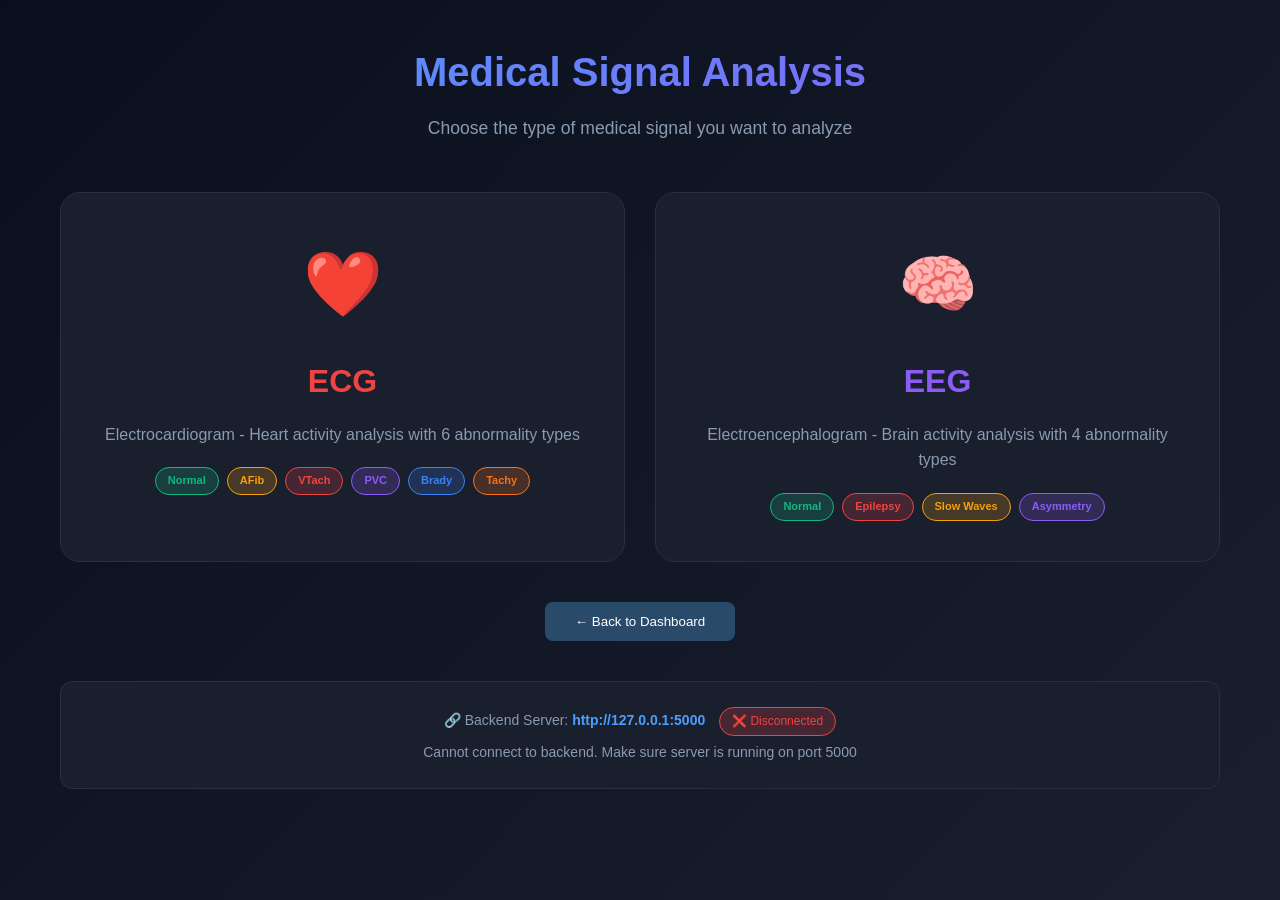
<file: frontend/medical_choice.html>
<!DOCTYPE html>
<html lang="en">
<head>
    <meta charset="UTF-8">
    <meta name="viewport" content="width=device-width, initial-scale=1.0">
    <title>Medical Signals - Choose Type</title>
    <link rel="stylesheet" href="css/dashboard.css">
    <style>
        .choice-container {
            max-width: 1200px;
            margin: 0 auto;
            padding: 40px 20px;
        }

        .choice-header {
            text-align: center;
            margin-bottom: 50px;
        }

        .choice-header h1 {
            font-size: 2.5rem;
            background: linear-gradient(135deg, #4a9eff, #8b5cf6);
            -webkit-background-clip: text;
            -webkit-text-fill-color: transparent;
            margin-bottom: 10px;
        }

        .choice-header p {
            color: #8a9ab0;
            font-size: 1.1rem;
        }

        .choice-grid {
            display: grid;
            grid-template-columns: repeat(auto-fit, minmax(350px, 1fr));
            gap: 30px;
            margin-top: 30px;
        }

        .choice-card {
            background: #1a1f2e;
            border: 1px solid #2a2f3e;
            border-radius: 20px;
            padding: 40px 30px;
            text-align: center;
            cursor: pointer;
            transition: all 0.3s ease;
        }

        .choice-card:hover {
            transform: translateY(-10px);
            box-shadow: 0 20px 40px rgba(0,0,0,0.4);
        }

        .choice-card.ecg:hover {
            border-color: #ef4444;
        }

        .choice-card.eeg:hover {
            border-color: #8b5cf6;
        }

        .choice-icon {
            font-size: 4rem;
            margin-bottom: 20px;
        }

        .choice-card h2 {
            font-size: 2rem;
            margin-bottom: 15px;
        }

        .choice-card.ecg h2 {
            color: #ef4444;
        }

        .choice-card.eeg h2 {
            color: #8b5cf6;
        }

        .choice-card p {
            color: #8a9ab0;
            margin-bottom: 20px;
            font-size: 1rem;
        }

        .abnormalities-list {
            display: flex;
            flex-wrap: wrap;
            gap: 8px;
            justify-content: center;
            margin-top: 15px;
        }

        .abnormality-badge {
            padding: 4px 12px;
            border-radius: 20px;
            font-size: 11px;
            font-weight: 600;
        }

        .badge-ecg-normal { background: rgba(16,185,129,0.2); color: #10b981; border: 1px solid #10b981; }
        .badge-ecg-afib { background: rgba(245,158,11,0.2); color: #f59e0b; border: 1px solid #f59e0b; }
        .badge-ecg-vtach { background: rgba(239,68,68,0.2); color: #ef4444; border: 1px solid #ef4444; }
        .badge-ecg-pvc { background: rgba(139,92,246,0.2); color: #8b5cf6; border: 1px solid #8b5cf6; }
        .badge-ecg-brady { background: rgba(59,130,246,0.2); color: #3b82f6; border: 1px solid #3b82f6; }
        .badge-ecg-tachy { background: rgba(249,115,22,0.2); color: #f97316; border: 1px solid #f97316; }

        .badge-eeg-normal { background: rgba(16,185,129,0.2); color: #10b981; border: 1px solid #10b981; }
        .badge-eeg-epilepsy { background: rgba(239,68,68,0.2); color: #ef4444; border: 1px solid #ef4444; }
        .badge-eeg-slow { background: rgba(245,158,11,0.2); color: #f59e0b; border: 1px solid #f59e0b; }
        .badge-eeg-asymmetry { background: rgba(139,92,246,0.2); color: #8b5cf6; border: 1px solid #8b5cf6; }

        .back-btn {
            display: inline-block;
            margin-top: 40px;
            padding: 12px 30px;
            background: #2a4a6a;
            color: white;
            text-decoration: none;
            border-radius: 8px;
            transition: background 0.2s;
            border: none;
            cursor: pointer;
        }

        .back-btn:hover {
            background: #3a6a9a;
        }

        .server-info {
            margin-top: 40px;
            text-align: center;
            padding: 20px;
            background: #1a1f2e;
            border-radius: 12px;
            border: 1px solid #2a2f3e;
        }

        .server-info p {
            color: #8a9ab0;
            font-size: 14px;
            margin: 5px 0;
        }

        .server-info .url {
            color: #4a9eff;
            font-weight: bold;
        }

        .server-status {
            display: inline-block;
            padding: 4px 12px;
            border-radius: 20px;
            font-size: 12px;
            margin-left: 10px;
        }

        .status-connected {
            background: rgba(16,185,129,0.2);
            color: #10b981;
            border: 1px solid #10b981;
        }

        .status-disconnected {
            background: rgba(239,68,68,0.2);
            color: #ef4444;
            border: 1px solid #ef4444;
        }
    </style>
</head>
<body>
    <div class="choice-container">
        <div class="choice-header">
            <h1>Medical Signal Analysis</h1>
            <p>Choose the type of medical signal you want to analyze</p>
        </div>

        <div class="choice-grid">
            <!-- ECG Card -->
            <div class="choice-card ecg" onclick="window.location.href='ecg.html'">
                <div class="choice-icon">❤️</div>
                <h2>ECG</h2>
                <p>Electrocardiogram - Heart activity analysis with 6 abnormality types</p>
                <div class="abnormalities-list">
                    <span class="abnormality-badge badge-ecg-normal">Normal</span>
                    <span class="abnormality-badge badge-ecg-afib">AFib</span>
                    <span class="abnormality-badge badge-ecg-vtach">VTach</span>
                    <span class="abnormality-badge badge-ecg-pvc">PVC</span>
                    <span class="abnormality-badge badge-ecg-brady">Brady</span>
                    <span class="abnormality-badge badge-ecg-tachy">Tachy</span>
                </div>
            </div>

            <!-- EEG Card -->
            <div class="choice-card eeg" onclick="window.location.href='eeg.html'">
                <div class="choice-icon">🧠</div>
                <h2>EEG</h2>
                <p>Electroencephalogram - Brain activity analysis with 4 abnormality types</p>
                <div class="abnormalities-list">
                    <span class="abnormality-badge badge-eeg-normal">Normal</span>
                    <span class="abnormality-badge badge-eeg-epilepsy">Epilepsy</span>
                    <span class="abnormality-badge badge-eeg-slow">Slow Waves</span>
                    <span class="abnormality-badge badge-eeg-asymmetry">Asymmetry</span>
                </div>
            </div>
        </div>

        <div style="text-align: center;">
            <button class="back-btn" onclick="window.location.href='dashboard.html'">← Back to Dashboard</button>
        </div>

        <div class="server-info">
            <p>🔗 Backend Server: <span class="url">http://127.0.0.1:5000</span>
            <span id="serverStatus" class="server-status status-disconnected">Checking...</span></p>
            <p id="serverDetails" style="color: #8a9ab0;">Checking connection...</p>
        </div>
    </div>

    <script>
        // Check backend connection
        fetch('http://127.0.0.1:5000/api/health')
            .then(response => response.json())
            .then(data => {
                const statusEl = document.getElementById('serverStatus');
                const detailsEl = document.getElementById('serverDetails');
                if (data.status === 'ok') {
                    statusEl.textContent = '✅ Connected';
                    statusEl.className = 'server-status status-connected';
                    detailsEl.innerHTML = `ECG Model: ${data.ecg_model_loaded ? '✅' : '❌'} | EEG Model: ${data.eeg_model_loaded ? '✅' : '❌'}`;
                } else {
                    statusEl.textContent = '❌ Disconnected';
                    statusEl.className = 'server-status status-disconnected';
                    detailsEl.textContent = 'Cannot connect to backend. Make sure server is running on port 5000';
                }
            })
            .catch(err => {
                const statusEl = document.getElementById('serverStatus');
                const detailsEl = document.getElementById('serverDetails');
                statusEl.textContent = '❌ Disconnected';
                statusEl.className = 'server-status status-disconnected';
                detailsEl.textContent = 'Cannot connect to backend. Make sure server is running on port 5000';
            });
    </script>
</body>
</html>
</file>
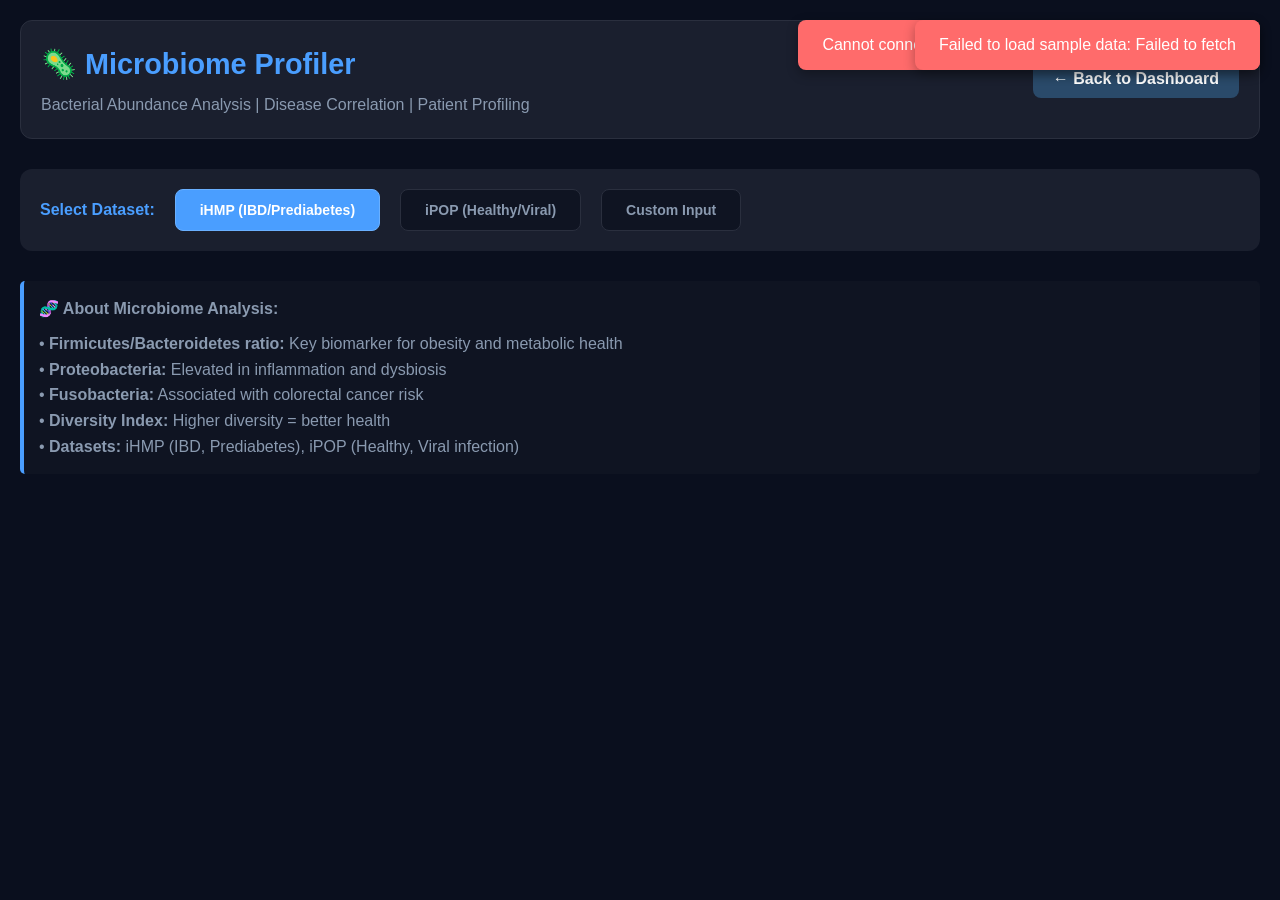
<file: frontend/microbiome.html>
<!DOCTYPE html>
<html lang="en">
<head>
    <meta charset="UTF-8">
    <meta name="viewport" content="width=device-width, initial-scale=1.0">
    <title>🦠 Microbiome Profiler - Signal Hub</title>
    <link rel="stylesheet" href="css/style.css">
    <style>
        .microbiome-container {
            max-width: 1400px;
            margin: 0 auto;
        }

        .profile-grid {
            display: grid;
            grid-template-columns: 1fr 1fr;
            gap: 20px;
            margin-bottom: 30px;
        }

        .bacteria-legend {
            display: grid;
            grid-template-columns: repeat(auto-fit, minmax(200px, 1fr));
            gap: 10px;
            margin-top: 20px;
            padding: 15px;
            background: #0f1422;
            border-radius: 8px;
        }

        .legend-item {
            display: flex;
            align-items: center;
            gap: 10px;
        }

        .color-box {
            width: 20px;
            height: 20px;
            border-radius: 4px;
        }

        .risk-high {
            background: rgba(255,107,107,0.2);
            border-left: 4px solid #ff6b6b;
            padding: 15px;
            margin-bottom: 10px;
        }

        .risk-moderate {
            background: rgba(255,212,59,0.2);
            border-left: 4px solid #ffd43b;
            padding: 15px;
            margin-bottom: 10px;
        }

        .dataset-selector {
            background: #1a1f2e;
            border-radius: 12px;
            padding: 20px;
            margin-bottom: 30px;
            display: flex;
            gap: 20px;
            align-items: center;
            flex-wrap: wrap;
        }

        .dataset-btn {
            background: #0f1422;
            border: 1px solid #2a2f3e;
            color: #8a9ab0;
            padding: 12px 24px;
            border-radius: 8px;
            cursor: pointer;
            transition: all 0.2s;
        }

        .dataset-btn:hover, .dataset-btn.active {
            background: #4a9eff;
            color: white;
            border-color: #6ab0ff;
        }

        .dysbiosis-meter {
            width: 100%;
            height: 20px;
            background: #0f1422;
            border-radius: 10px;
            overflow: hidden;
            margin: 15px 0;
        }

        .dysbiosis-fill {
            height: 100%;
            background: linear-gradient(90deg, #51cf66, #ffd43b, #ff6b6b);
            border-radius: 10px;
            transition: width 0.3s;
        }

        .recommendation-card {
            background: #1a1f2e;
            border-radius: 8px;
            padding: 15px;
            margin-bottom: 10px;
            border-left: 4px solid;
        }

        .recommendation-high {
            border-left-color: #ff6b6b;
        }

        .recommendation-medium {
            border-left-color: #ffd43b;
        }

        .recommendation-low {
            border-left-color: #51cf66;
        }

        /* Analyze button hidden by default — shown only for Custom Input */
        #analyzeBtnWrapper {
            margin-left: auto;
            display: none;
        }
    </style>
</head>
<body>
    <div class="icu-monitor" id="microbiomeViewer">
        <!-- Header -->
        <div class="header">
            <div>
                <h1>🦠 Microbiome Profiler</h1>
                <p style="color: #8a9ab0; margin-top: 5px;">Bacterial Abundance Analysis | Disease Correlation | Patient Profiling</p>
            </div>
            <button class="back-button" onclick="window.location.href='dashboard.html'">← Back to Dashboard</button>
        </div>

        <div class="microbiome-container">
            <!-- Dataset Selector -->
            <div class="dataset-selector">
                <span style="color: #4a9eff; font-weight: 600;">Select Dataset:</span>
                <button class="dataset-btn active" data-dataset="ihmp">iHMP (IBD/Prediabetes)</button>
                <button class="dataset-btn" data-dataset="ipop">iPOP (Healthy/Viral)</button>
                <button class="dataset-btn" data-dataset="custom">Custom Input</button>

                <!-- Analyze button: HIDDEN by default, shown only when Custom Input is active -->
                <div id="analyzeBtnWrapper">
                    <button id="analyzeBtn" class="active">🔬 Analyze Sample</button>
                </div>
            </div>

            <!-- Custom Input (hidden by default) -->
            <div id="customInput" style="display: none; background: #1a1f2e; border-radius: 12px; padding: 20px; margin-bottom: 30px;">
                <h3 style="color: #4a9eff; margin-bottom: 15px;">Enter Bacterial Abundances</h3>
                <div style="display: grid; grid-template-columns: repeat(auto-fit, minmax(200px, 1fr)); gap: 15px;">
                    <div>
                        <label style="color: #8a9ab0;">Firmicutes:</label>
                        <input type="number" id="firmicutes" value="0.65" step="0.01" min="0" max="1" class="symbol-selector" style="width: 100%;">
                    </div>
                    <div>
                        <label style="color: #8a9ab0;">Bacteroidetes:</label>
                        <input type="number" id="bacteroidetes" value="0.25" step="0.01" min="0" max="1" class="symbol-selector" style="width: 100%;">
                    </div>
                    <div>
                        <label style="color: #8a9ab0;">Proteobacteria:</label>
                        <input type="number" id="proteobacteria" value="0.05" step="0.01" min="0" max="1" class="symbol-selector" style="width: 100%;">
                    </div>
                    <div>
                        <label style="color: #8a9ab0;">Actinobacteria:</label>
                        <input type="number" id="actinobacteria" value="0.03" step="0.01" min="0" max="1" class="symbol-selector" style="width: 100%;">
                    </div>
                    <div>
                        <label style="color: #8a9ab0;">Fusobacteria:</label>
                        <input type="number" id="fusobacteria" value="0.01" step="0.01" min="0" max="1" class="symbol-selector" style="width: 100%;">
                    </div>
                    <div>
                        <label style="color: #8a9ab0;">Other:</label>
                        <input type="number" id="other" value="0.01" step="0.01" min="0" max="1" class="symbol-selector" style="width: 100%;">
                    </div>
                </div>
                <p style="color: #8a9ab0; margin-top: 10px; font-size: 0.9rem;">* Values should sum to 1.0 (100%)</p>
            </div>

            <!-- Results Grid -->
            <div class="profile-grid" id="resultsGrid" style="display: none;">
                <!-- Left Column - Visualization -->
                <div class="plot-container">
                    <div class="plot-title">📊 BACTERIAL ABUNDANCE</div>
                    <div id="abundanceChart" style="width:100%; height:350px"></div>

                    <div class="bacteria-legend" id="bacteriaLegend"></div>
                </div>

                <!-- Right Column - Profile & Risk -->
                <div class="plot-container">
                    <div class="plot-title">🔬 PATIENT PROFILE</div>
                    <div id="profileDetails"></div>

                    <div style="margin-top: 20px;">
                        <div class="plot-title">⚠️ RISK FACTORS</div>
                        <div id="riskFactors"></div>
                    </div>
                </div>
            </div>

            <!-- Recommendations Section -->
            <div class="plot-container" id="recommendationsSection" style="display: none;">
                <div class="plot-title">💡 PERSONALIZED RECOMMENDATIONS</div>
                <div id="recommendations"></div>
            </div>

            <!-- Info Panel -->
            <div class="info-panel">
                <strong>🧬 About Microbiome Analysis:</strong>
                <ul style="margin-top: 10px; list-style: none;">
                    <li>• <strong>Firmicutes/Bacteroidetes ratio:</strong> Key biomarker for obesity and metabolic health</li>
                    <li>• <strong>Proteobacteria:</strong> Elevated in inflammation and dysbiosis</li>
                    <li>• <strong>Fusobacteria:</strong> Associated with colorectal cancer risk</li>
                    <li>• <strong>Diversity Index:</strong> Higher diversity = better health</li>
                    <li>• <strong>Datasets:</strong> iHMP (IBD, Prediabetes), iPOP (Healthy, Viral infection)</li>
                </ul>
            </div>
        </div>
    </div>

    <!-- Plotly -->
    <script src="https://cdn.plot.ly/plotly-2.26.0.min.js"></script>

    <script>
        // ── Dataset button logic ──────────────────────────────────────────
        const datasetBtns   = document.querySelectorAll('.dataset-btn');
        const customInput   = document.getElementById('customInput');
        const analyzeBtnWrapper = document.getElementById('analyzeBtnWrapper');

        datasetBtns.forEach(btn => {
            btn.addEventListener('click', () => {
                // Update active state
                datasetBtns.forEach(b => b.classList.remove('active'));
                btn.classList.add('active');

                const dataset = btn.getAttribute('data-dataset');

                if (dataset === 'custom') {
                    // Show custom input fields AND the Analyze button
                    customInput.style.display = 'block';
                    analyzeBtnWrapper.style.display = 'block';
                } else {
                    // Hide custom input AND the Analyze button
                    customInput.style.display = 'none';
                    analyzeBtnWrapper.style.display = 'none';
                }
            });
        });
    </script>

    <script src="js/microbiome.js"></script>
</body>
</html>
</file>
<file: frontend/css/dashboard.css>
/* Dashboard Premium Styling */
* {
    margin: 0;
    padding: 0;
    box-sizing: border-box;
}

body {
    font-family: 'Inter', -apple-system, BlinkMacSystemFont, sans-serif;
    background: linear-gradient(135deg, #0a0f1e 0%, #1a1f2e 100%);
    color: #fff;
    min-height: 100vh;
    line-height: 1.6;
}

.dashboard {
    max-width: 1400px;
    margin: 0 auto;
    padding: 40px 20px;
}

/* Hero Section */
.hero {
    text-align: center;
    margin-bottom: 30px;
    padding: 40px 20px;
}

.glitch {
    font-size: 4rem;
    font-weight: 800;
    text-transform: uppercase;
    position: relative;
    text-shadow: 0.05em 0 0 rgba(255, 0, 0, 0.75),
                -0.025em -0.05em 0 rgba(0, 255, 0, 0.75),
                0.025em 0.05em 0 rgba(0, 0, 255, 0.75);
    animation: glitch 500ms infinite;
    margin-bottom: 20px;
}

.subtitle {
    font-size: 1.2rem;
    color: #8a9ab0;
    letter-spacing: 2px;
    margin-top: 10px;
}

/* Status Bar */
.status-bar {
    display: flex;
    justify-content: center;
    gap: 40px;
    margin-bottom: 50px;
    padding: 15px;
    background: rgba(26, 31, 46, 0.5);
    border-radius: 50px;
    backdrop-filter: blur(10px);
    border: 1px solid rgba(74, 158, 255, 0.2);
}

.status-item {
    display: flex;
    align-items: center;
    gap: 10px;
    color: #8a9ab0;
    font-size: 0.9rem;
}

.status-dot {
    width: 10px;
    height: 10px;
    border-radius: 50%;
    animation: pulse 2s infinite;
}

.status-dot.green {
    background: #00ff00;
    box-shadow: 0 0 10px #00ff00;
}

.status-dot.yellow {
    background: #ffaa00;
    box-shadow: 0 0 10px #ffaa00;
}

.status-dot.red {
    background: #ff4444;
    box-shadow: 0 0 10px #ff4444;
}

/* Cards Grid */
.cards-grid {
    display: grid;
    grid-template-columns: repeat(auto-fit, minmax(350px, 1fr));
    gap: 30px;
    margin-bottom: 50px;
}

/* Card Base Styles */
.card {
    background: rgba(26, 31, 46, 0.7);
    backdrop-filter: blur(10px);
    border: 1px solid rgba(74, 158, 255, 0.1);
    border-radius: 24px;
    padding: 30px;
    cursor: pointer;
    transition: all 0.3s ease;
    position: relative;
    overflow: hidden;
}

.card::before {
    content: '';
    position: absolute;
    top: 0;
    left: 0;
    right: 0;
    height: 4px;
    background: linear-gradient(90deg, transparent, #4a9eff, transparent);
    transform: translateX(-100%);
    transition: transform 0.5s ease;
}

.card:hover {
    transform: translateY(-10px);
    box-shadow: 0 20px 40px rgba(0, 0, 0, 0.4);
    border-color: #4a9eff;
}

.card:hover::before {
    transform: translateX(100%);
}

/* Card Icons */
.card-icon {
    font-size: 4rem;
    margin-bottom: 20px;
    filter: drop-shadow(0 0 20px rgba(74, 158, 255, 0.5));
}

/* Card Titles */
.card h2 {
    font-size: 1.8rem;
    margin-bottom: 15px;
    background: linear-gradient(135deg, #fff, #4a9eff);
    -webkit-background-clip: text;
    -webkit-text-fill-color: transparent;
}

.card p {
    color: #8a9ab0;
    line-height: 1.6;
    margin-bottom: 20px;
    font-size: 0.95rem;
}

/* Card Features */
.card-features {
    display: flex;
    flex-wrap: wrap;
    gap: 8px;
    margin-bottom: 20px;
}

.card-features span {
    background: rgba(74, 158, 255, 0.1);
    border: 1px solid rgba(74, 158, 255, 0.3);
    border-radius: 20px;
    padding: 4px 12px;
    font-size: 0.8rem;
    color: #4a9eff;
}

/* Card Footer */
.card-footer {
    display: flex;
    gap: 10px;
    margin-bottom: 20px;
}

.badge {
    background: rgba(255, 255, 255, 0.1);
    border-radius: 12px;
    padding: 4px 10px;
    font-size: 0.75rem;
    color: #a0b0c0;
}

/* Sub Options */
.sub-options {
    display: none;
    flex-direction: column;
    gap: 8px;
    margin-top: 15px;
    padding-top: 15px;
    border-top: 1px solid rgba(74, 158, 255, 0.2);
}

.sub-option {
    background: rgba(26, 31, 46, 0.8);
    border: 1px solid #2a2f3e;
    border-radius: 8px;
    padding: 10px 15px;
    cursor: pointer;
    transition: all 0.2s;
    text-align: left;
    display: flex;
    flex-direction: column;
    width: 100%;
}

.sub-option:hover {
    background: #2a2f3e;
    border-color: #4a9eff;
    transform: translateX(5px);
}

.sub-option.ecg:hover {
    border-color: #ef4444;
}

.sub-option.eeg:hover {
    border-color: #8b5cf6;
}

.sub-option span {
    font-weight: 600;
    color: white;
}

.sub-option small {
    color: #8a9ab0;
    font-size: 11px;
    margin-top: 4px;
}

/* Animations */
@keyframes glitch {
    0% {
        text-shadow: 0.05em 0 0 rgba(255,0,0,0.75),
                    -0.05em -0.025em 0 rgba(0,255,0,0.75),
                    -0.025em 0.05em 0 rgba(0,0,255,0.75);
    }
    14% {
        text-shadow: 0.05em 0 0 rgba(255,0,0,0.75),
                    -0.05em -0.025em 0 rgba(0,255,0,0.75),
                    -0.025em 0.05em 0 rgba(0,0,255,0.75);
    }
    15% {
        text-shadow: -0.05em -0.025em 0 rgba(255,0,0,0.75),
                    0.025em 0.025em 0 rgba(0,255,0,0.75),
                    -0.05em -0.05em 0 rgba(0,0,255,0.75);
    }
    49% {
        text-shadow: -0.05em -0.025em 0 rgba(255,0,0,0.75),
                    0.025em 0.025em 0 rgba(0,255,0,0.75),
                    -0.05em -0.05em 0 rgba(0,0,255,0.75);
    }
    50% {
        text-shadow: 0.025em 0.05em 0 rgba(255,0,0,0.75),
                    0.05em 0 0 rgba(0,255,0,0.75),
                    0 -0.05em 0 rgba(0,0,255,0.75);
    }
    99% {
        text-shadow: 0.025em 0.05em 0 rgba(255,0,0,0.75),
                    0.05em 0 0 rgba(0,255,0,0.75),
                    0 -0.05em 0 rgba(0,0,255,0.75);
    }
    100% {
        text-shadow: -0.025em 0 0 rgba(255,0,0,0.75),
                    -0.025em -0.025em 0 rgba(0,255,0,0.75),
                    -0.025em -0.05em 0 rgba(0,0,255,0.75);
    }
}

@keyframes pulse {
    0% { opacity: 1; }
    50% { opacity: 0.5; }
    100% { opacity: 1; }
}

/* Responsive */
@media (max-width: 768px) {
    .glitch {
        font-size: 2.5rem;
    }

    .cards-grid {
        grid-template-columns: 1fr;
    }

    .status-bar {
        flex-direction: column;
        align-items: center;
        gap: 15px;
        border-radius: 20px;
    }
}
</file>
<file: frontend/css/style.css>
/* ICU Monitor Dark Theme - Professional Version */
* {
    margin: 0;
    padding: 0;
    box-sizing: border-box;
}

body {
    font-family: -apple-system, BlinkMacSystemFont, 'Segoe UI', Roboto, Arial, sans-serif;
    background: #0a0f1e;
    color: #e0e0e0;
    line-height: 1.6;
}

.icu-monitor {
    background: #0a0f1e;
    min-height: 100vh;
    padding: 20px;
}

/* Header */
.header {
    background: #1a1f2e;
    border-radius: 12px;
    padding: 20px;
    margin-bottom: 30px;
    border: 1px solid #2a2f3e;
    display: flex;
    justify-content: space-between;
    align-items: center;
    flex-wrap: wrap;
    gap: 20px;
}

.header h1 {
    color: #4a9eff;
    font-size: 1.8rem;
}

.back-button {
    background: #2a4a6a;
    color: white;
    border: none;
    padding: 10px 20px;
    border-radius: 8px;
    cursor: pointer;
    font-size: 1rem;
    transition: all 0.2s;
}

.back-button:hover {
    background: #3a6a9a;
    transform: translateY(-2px);
}

/* Upload Section */
.upload-section {
    background: #1a1f2e;
    border-radius: 12px;
    padding: 30px;
    margin-bottom: 30px;
    border: 1px solid #2a2f3e;
    box-shadow: 0 4px 6px rgba(0,0,0,0.3);
}

.main-title {
    color: #4a9eff;
    margin-bottom: 20px;
    font-size: 28px;
}

.upload-area {
    border: 2px dashed #3a4a6b;
    border-radius: 8px;
    padding: 40px;
    text-align: center;
    cursor: pointer;
    transition: all 0.3s;
    background: #0f1422;
}

.upload-area:hover {
    border-color: #4a9eff;
    background: #1a1f30;
}

.upload-icon {
    font-size: 64px;
    margin-bottom: 20px;
}

.supported-formats {
    color: #8a9ab0;
    font-size: 14px;
    margin-top: 10px;
}

.click-hint {
    color: #6a7a8a;
    margin-top: 20px;
    font-size: 12px;
}

/* Loading & Error */
.loading {
    display: flex;
    justify-content: center;
    align-items: center;
    height: 100px;
    font-size: 18px;
    color: #4a9eff;
    margin-top: 20px;
}

.loading::after {
    content: '';
    width: 20px;
    height: 20px;
    margin-left: 10px;
    border: 2px solid #4a9eff;
    border-top-color: transparent;
    border-radius: 50%;
    animation: spinner 0.8s linear infinite;
}

@keyframes spinner {
    to { transform: rotate(360deg); }
}

.error {
    color: #ff6b6b;
    padding: 20px;
    text-align: center;
    background: #2a1f2e;
    border-radius: 8px;
    border: 1px solid #ff6b6b;
    margin-top: 20px;
}

/* Tabs */
.tabs {
    display: flex;
    gap: 10px;
    margin-bottom: 20px;
    flex-wrap: wrap;
}

.tab-button {
    background: #1a1f2e;
    color: #8a9ab0;
    border: 1px solid #2a2f3e;
    padding: 12px 24px;
    border-radius: 6px;
    cursor: pointer;
    font-size: 14px;
    font-weight: 600;
    transition: all 0.2s;
}

.tab-button:hover {
    background: #2a2f3e;
    color: #e0e0e0;
}

.tab-button.active {
    background: #4a9eff;
    color: white;
    border-color: #6ab0ff;
}

/* Controls */
.controls {
    background: #1a1f2e;
    border-radius: 8px;
    padding: 15px;
    margin: 15px 0;
    display: flex;
    gap: 20px;
    align-items: center;
    border: 1px solid #2a2f3e;
    flex-wrap: wrap;
}

.ctrl-btn {
    background: #2a4a6a;
    color: white;
    border: none;
    padding: 8px 16px;
    border-radius: 4px;
    cursor: pointer;
    font-size: 14px;
    transition: all 0.2s;
    border: 1px solid #3a5a7a;
}

.ctrl-btn:hover {
    background: #3a6a9a;
    transform: translateY(-2px);
    box-shadow: 0 4px 8px rgba(0,0,0,0.3);
}

.ctrl-btn.active {
    background: #4a9eff;
    border-color: #6ab0ff;
}

button {
    background: #2a4a6a;
    color: white;
    border: none;
    padding: 10px 20px;
    border-radius: 5px;
    cursor: pointer;
    font-size: 14px;
    font-weight: 600;
    transition: all 0.2s;
    border: 1px solid #3a5a7a;
}

button:hover {
    background: #3a6a9a;
    transform: translateY(-2px);
    box-shadow: 0 4px 8px rgba(0,0,0,0.3);
}

button.active {
    background: #4a9eff;
    border-color: #6ab0ff;
}

.slider {
    width: 200px;
    height: 6px;
    background: #2a2f3e;
    border-radius: 3px;
    outline: none;
}

.slider::-webkit-slider-thumb {
    -webkit-appearance: none;
    width: 18px;
    height: 18px;
    background: #4a9eff;
    border-radius: 50%;
    cursor: pointer;
    border: 2px solid white;
}

/* Channel Controls */
.channel-controls {
    display: grid;
    grid-template-columns: repeat(auto-fill, minmax(150px, 1fr));
    gap: 10px;
    margin: 15px 0;
    padding: 15px;
    background: #0f1422;
    border-radius: 8px;
    border: 1px solid #2a2f3e;
}

.channel-item {
    display: flex;
    align-items: center;
    gap: 8px;
    padding: 8px;
    background: #1a1f2e;
    border-radius: 5px;
    border-left: 4px solid;
}

.channel-item input[type="checkbox"] {
    width: 18px;
    height: 18px;
    cursor: pointer;
    accent-color: #4a9eff;
}

/* Grid Layout */
.viewer-grid {
    display: grid;
    grid-template-columns: 2fr 1fr;
    gap: 20px;
    margin-top: 20px;
}

@media (max-width: 768px) {
    .viewer-grid {
        grid-template-columns: 1fr;
    }
}

/* Plot Container */
.plot-container {
    background: #1a1f2e;
    border-radius: 8px;
    padding: 20px;
    margin-bottom: 20px;
    border: 1px solid #2a2f3e;
}

.plot-title {
    color: #8a9ab0;
    font-size: 14px;
    text-transform: uppercase;
    letter-spacing: 1px;
    margin-bottom: 15px;
    display: flex;
    justify-content: space-between;
    align-items: center;
}

.color-dot {
    width: 12px;
    height: 12px;
    border-radius: 50%;
    display: inline-block;
    margin-right: 8px;
}

/* Select Dropdown */
select {
    background: #0f1422;
    color: #e0e0e0;
    border: 1px solid #2a2f3e;
    padding: 8px 12px;
    border-radius: 4px;
    font-size: 14px;
    cursor: pointer;
}

select option {
    background: #1a1f2e;
    color: #e0e0e0;
}

/* Info Panel */
.info-panel {
    background: #0f1422;
    padding: 15px;
    border-radius: 5px;
    color: #8a9ab0;
    border-left: 4px solid #4a9eff;
    margin-top: 15px;
}

/* View mode buttons */
.view-mode-btn {
    background: #0f1422;
    color: #8a9ab0;
    border: 1px solid #2a2f3e;
    padding: 5px 10px;
    margin-left: 5px;
    font-size: 12px;
    border-radius: 4px;
    cursor: pointer;
    transition: all 0.2s;
}

.view-mode-btn:hover {
    background: #2a2f3e;
    color: #e0e0e0;
}

.view-mode-btn.active {
    background: #4a9eff;
    color: white;
    border-color: #6ab0ff;
}

/* Filter controls */
.filter-controls {
    display: flex;
    gap: 10px;
    padding: 10px;
    background: #0f1422;
    border-radius: 5px;
}

.filter-btn {
    background: #2a4a6a;
    color: white;
    border: none;
    padding: 5px 10px;
    border-radius: 3px;
    cursor: pointer;
    font-size: 12px;
}

.filter-btn.active {
    background: #4a9eff;
}

/* Badge styles for abnormalities */
.abnormality-badge {
    display: inline-block;
    padding: 4px 12px;
    border-radius: 20px;
    font-size: 12px;
    font-weight: 600;
    margin-right: 8px;
}

.badge-normal { background: rgba(16, 185, 129, 0.2); color: #10b981; border: 1px solid #10b981; }
.badge-afib { background: rgba(245, 158, 11, 0.2); color: #f59e0b; border: 1px solid #f59e0b; }
.badge-vtach { background: rgba(239, 68, 68, 0.2); color: #ef4444; border: 1px solid #ef4444; }
.badge-pvc { background: rgba(139, 92, 246, 0.2); color: #8b5cf6; border: 1px solid #8b5cf6; }
.badge-brady { background: rgba(59, 130, 246, 0.2); color: #3b82f6; border: 1px solid #3b82f6; }
.badge-tachy { background: rgba(249, 115, 22, 0.2); color: #f97316; border: 1px solid #f97316; }
.badge-epilepsy { background: rgba(239, 68, 68, 0.2); color: #ef4444; border: 1px solid #ef4444; }
.badge-slow { background: rgba(245, 158, 11, 0.2); color: #f59e0b; border: 1px solid #f59e0b; }
.badge-asymmetry { background: rgba(139, 92, 246, 0.2); color: #8b5cf6; border: 1px solid #8b5cf6; }

/* Model badge */
.model-badge {
    display: inline-block;
    padding: 4px 12px;
    border-radius: 20px;
    font-size: 12px;
    font-weight: 600;
    margin-left: 10px;
}

/* Notifications */
.notif-container {
    position: fixed;
    top: 20px;
    right: 20px;
    z-index: 9999;
}

.notif-item {
    padding: 12px 20px;
    border-radius: 8px;
    color: white;
    font-size: 14px;
    margin-bottom: 10px;
    animation: slideIn 0.3s ease;
    box-shadow: 0 4px 12px rgba(0, 0, 0, 0.3);
}

.notif-success { background: #10b981; }
.notif-error { background: #ef4444; }
.notif-info { background: #3b82f6; }

@keyframes slideIn {
    from { transform: translateX(100%); opacity: 0; }
    to { transform: translateX(0); opacity: 1; }
}

@keyframes slideOut {
    from { transform: translateX(0); opacity: 1; }
    to { transform: translateX(100%); opacity: 0; }
}

/* Loading overlay */
.loading-overlay {
    display: none;
    position: fixed;
    top: 0;
    left: 0;
    right: 0;
    bottom: 0;
    background: rgba(10, 15, 30, 0.9);
    z-index: 9998;
    align-items: center;
    justify-content: center;
    flex-direction: column;
    gap: 16px;
}

.loading-overlay.active {
    display: flex;
}

.spinner {
    width: 40px;
    height: 40px;
    border: 4px solid #2a2f3e;
    border-top-color: #4a9eff;
    border-radius: 50%;
    animation: spin 0.8s linear infinite;
}

@keyframes spin {
    to { transform: rotate(360deg); }
}

/* AI Diagnosis Cards */
.dx-card {
    border-radius: 8px;
    padding: 16px;
    margin-bottom: 12px;
}

.dx-normal {
    background: rgba(16, 185, 129, 0.1);
    border-left: 4px solid #10b981;
}

.dx-abnormal {
    background: rgba(239, 68, 68, 0.1);
    border-left: 4px solid #ef4444;
}

.dx-title {
    font-size: 11px;
    text-transform: uppercase;
    letter-spacing: 0.5px;
    color: #8a9ab0;
    margin-bottom: 6px;
}

.dx-label {
    font-size: 1.1rem;
    font-weight: 600;
    margin-bottom: 8px;
}

.dx-meta {
    display: grid;
    grid-template-columns: 1fr 1fr;
    gap: 8px;
    margin-top: 10px;
}

.dx-meta-item {
    background: #0f1422;
    padding: 8px;
    border-radius: 6px;
}

.dx-meta-item small {
    color: #8a9ab0;
    font-size: 10px;
    display: block;
    margin-bottom: 2px;
}

.dx-meta-item strong {
    font-size: 12px;
}

.conf-bar-wrap {
    margin: 8px 0 4px;
}

.conf-bar {
    height: 6px;
    border-radius: 3px;
    background: #2a2f3e;
    overflow: hidden;
}

.conf-bar-fill {
    height: 100%;
    border-radius: 3px;
    transition: width 0.6s ease;
}

/* Classic ML Card */
.classic-card {
    background: #0f1422;
    border-radius: 8px;
    padding: 12px;
    margin-bottom: 8px;
    border: 1px solid #2a2f3e;
}

.classic-card h4 {
    color: #8a9ab0;
    font-size: 11px;
    text-transform: uppercase;
    margin-bottom: 8px;
}

.kv-grid {
    display: grid;
    grid-template-columns: 1fr 1fr;
    gap: 6px;
    margin-bottom: 8px;
}

.kv {
    background: #1a1f2e;
    padding: 6px;
    border-radius: 4px;
}

.kv small {
    color: #8a9ab0;
    font-size: 9px;
    display: block;
}

.kv strong {
    font-size: 11px;
}

/* Statistics Table */
.ch-stats {
    width: 100%;
    border-collapse: collapse;
    font-size: 11px;
}

.ch-stats th {
    color: #8a9ab0;
    text-align: left;
    padding: 4px 6px;
    border-bottom: 1px solid #2a2f3e;
}

.ch-stats td {
    padding: 5px 6px;
    border-bottom: 1px solid #1a2030;
}

.ch-stats tr:last-child td {
    border-bottom: none;
}

/* Colors for channels */
.color-0 { border-left-color: #4a9eff; }
.color-1 { border-left-color: #ff6b6b; }
.color-2 { border-left-color: #51cf66; }
.color-3 { border-left-color: #ffd43b; }
.color-4 { border-left-color: #ff8787; }
.color-5 { border-left-color: #69db7e; }
.color-6 { border-left-color: #4dabf7; }
.color-7 { border-left-color: #ffa94d; }
.color-8 { border-left-color: #9775fa; }
.color-9 { border-left-color: #ff8c8c; }
.color-10 { border-left-color: #74c0fc; }
.color-11 { border-left-color: #b197fc; }

/* Hidden class */
.hidden {
    display: none !important;
}

/* Empty state */
.empty-state {
    text-align: center;
    padding: 40px;
    color: #8a9ab0;
}

.empty-state .big {
    font-size: 2.5rem;
}

/* Additional styles for medical pages */

.hidden {
    display: none !important;
}

.plot-container {
    background: #1a1f2e;
    border: 1px solid #2a2f3e;
    border-radius: 12px;
    padding: 15px;
    margin-bottom: 20px;
}

.plot-title {
    font-size: 12px;
    font-weight: 600;
    color: #8a9ab0;
    text-transform: uppercase;
    letter-spacing: 1px;
    margin-bottom: 10px;
    padding-bottom: 5px;
    border-bottom: 1px solid #2a2f3e;
}

.ctrl-bar {
    display: flex;
    gap: 10px;
    flex-wrap: wrap;
    align-items: center;
    margin-bottom: 15px;
    padding: 10px;
    background: #1a1f2e;
    border: 1px solid #2a2f3e;
    border-radius: 8px;
}

.ctrl-btn {
    background: #2a2f3e;
    border: 1px solid #3a4050;
    color: #e0e8ff;
    padding: 6px 12px;
    border-radius: 5px;
    cursor: pointer;
    font-size: 12px;
    transition: all 0.2s;
}

.ctrl-btn:hover {
    background: #3a4050;
    border-color: #4a9eff;
}

.ctrl-btn.active {
    background: #4a9eff;
    border-color: #4a9eff;
    color: white;
}

.dx-card {
    background: #1a1f2e;
    border: 1px solid #2a2f3e;
    border-radius: 10px;
    padding: 15px;
    margin-bottom: 15px;
}

.dx-normal {
    border-left: 4px solid #10b981;
}

.dx-abnormal {
    border-left: 4px solid #ef4444;
}

.dx-title {
    font-size: 11px;
    text-transform: uppercase;
    color: #8a9ab0;
    letter-spacing: 0.5px;
    margin-bottom: 8px;
}

.dx-label {
    font-size: 18px;
    font-weight: 700;
    margin-bottom: 10px;
}

.dx-normal .dx-label {
    color: #10b981;
}

.dx-abnormal .dx-label {
    color: #ef4444;
}

.conf-bar-wrap {
    margin: 10px 0;
}

.conf-bar {
    height: 6px;
    background: #2a2f3e;
    border-radius: 3px;
    overflow: hidden;
}

.conf-bar-fill {
    height: 100%;
    border-radius: 3px;
    transition: width 0.3s ease;
}

.dx-meta {
    display: grid;
    grid-template-columns: 1fr 1fr;
    gap: 10px;
    margin-top: 10px;
}

.dx-meta-item {
    background: #0f1422;
    border-radius: 6px;
    padding: 8px;
}

.dx-meta-item small {
    color: #8a9ab0;
    font-size: 10px;
    display: block;
    margin-bottom: 3px;
}

.classic-card {
    background: #0f1422;
    border: 1px solid #2a2f3e;
    border-radius: 10px;
    padding: 12px;
}

.classic-card h4 {
    font-size: 11px;
    text-transform: uppercase;
    color: #8a9ab0;
    margin-bottom: 10px;
    letter-spacing: 0.5px;
}

.kv-grid {
    display: grid;
    grid-template-columns: 1fr 1fr;
    gap: 8px;
}

.kv {
    background: #1a1f2e;
    border-radius: 5px;
    padding: 6px;
}

.kv small {
    color: #8a9ab0;
    font-size: 9px;
    display: block;
    margin-bottom: 2px;
}

.kv strong {
    font-size: 12px;
}

.ch-list {
    max-height: 300px;
    overflow-y: auto;
}

.ch-item {
    display: flex;
    align-items: center;
    gap: 8px;
    padding: 6px;
    background: #1a1f2e;
    border-radius: 5px;
    margin-bottom: 4px;
    border-left: 3px solid;
}

.ch-item input[type="checkbox"] {
    width: 16px;
    height: 16px;
    cursor: pointer;
}

.ch-item input[type="color"] {
    width: 25px;
    height: 25px;
    border: 1px solid #3a4050;
    border-radius: 4px;
    cursor: pointer;
}

.ch-item input[type="range"] {
    width: 60px;
}

.ch-label {
    flex: 1;
    font-size: 12px;
}

.loading-overlay {
    position: fixed;
    top: 0;
    left: 0;
    right: 0;
    bottom: 0;
    background: rgba(8, 13, 24, 0.9);
    display: none;
    align-items: center;
    justify-content: center;
    flex-direction: column;
    gap: 15px;
    z-index: 9999;
}

.loading-overlay.active {
    display: flex;
}

.spinner {
    width: 40px;
    height: 40px;
    border: 4px solid #2a2f3e;
    border-top-color: #4a9eff;
    border-radius: 50%;
    animation: spin 0.8s linear infinite;
}

@keyframes spin {
    to { transform: rotate(360deg); }
}

.notif-container {
    position: fixed;
    top: 20px;
    right: 20px;
    z-index: 10000;
    display: flex;
    flex-direction: column;
    gap: 10px;
}

.notif {
    padding: 12px 20px;
    border-radius: 8px;
    color: white;
    font-size: 13px;
    animation: slideIn 0.3s ease;
    max-width: 300px;
}

.notif.success {
    background: #10b981;
}

.notif.error {
    background: #ef4444;
}

.notif.info {
    background: #4a9eff;
}

@keyframes slideIn {
    from {
        transform: translateX(100%);
        opacity: 0;
    }
    to {
        transform: translateX(0);
        opacity: 1;
    }
}
/* Additional styles for medical pages */

.hidden {
    display: none !important;
}

.plot-container {
    background: #1a1f2e;
    border: 1px solid #2a2f3e;
    border-radius: 12px;
    padding: 15px;
    margin-bottom: 20px;
}

.plot-title {
    font-size: 12px;
    font-weight: 600;
    color: #8a9ab0;
    text-transform: uppercase;
    letter-spacing: 1px;
    margin-bottom: 10px;
    padding-bottom: 5px;
    border-bottom: 1px solid #2a2f3e;
    display: flex;
    justify-content: space-between;
    align-items: center;
}

.ctrl-bar {
    display: flex;
    gap: 10px;
    flex-wrap: wrap;
    align-items: center;
    margin-bottom: 15px;
    padding: 10px;
    background: #1a1f2e;
    border: 1px solid #2a2f3e;
    border-radius: 8px;
}

.ctrl-btn {
    background: #2a2f3e;
    border: 1px solid #3a4050;
    color: #e0e8ff;
    padding: 6px 12px;
    border-radius: 5px;
    cursor: pointer;
    font-size: 12px;
    transition: all 0.2s;
}

.ctrl-btn:hover {
    background: #3a4050;
    border-color: #4a9eff;
}

.ctrl-btn.active {
    background: #4a9eff;
    border-color: #4a9eff;
    color: white;
}

.dx-card {
    background: #1a1f2e;
    border: 1px solid #2a2f3e;
    border-radius: 10px;
    padding: 15px;
    margin-bottom: 15px;
}

.dx-normal {
    border-left: 4px solid #10b981;
}

.dx-abnormal {
    border-left: 4px solid #ef4444;
}

.dx-title {
    font-size: 11px;
    text-transform: uppercase;
    color: #8a9ab0;
    letter-spacing: 0.5px;
    margin-bottom: 8px;
}

.dx-label {
    font-size: 18px;
    font-weight: 700;
    margin-bottom: 10px;
}

.dx-normal .dx-label {
    color: #10b981;
}

.dx-abnormal .dx-label {
    color: #ef4444;
}

.conf-bar-wrap {
    margin: 10px 0;
}

.conf-bar {
    height: 6px;
    background: #2a2f3e;
    border-radius: 3px;
    overflow: hidden;
}

.conf-bar-fill {
    height: 100%;
    border-radius: 3px;
    transition: width 0.3s ease;
}

.dx-meta {
    display: grid;
    grid-template-columns: 1fr 1fr;
    gap: 10px;
    margin-top: 10px;
}

.dx-meta-item {
    background: #0f1422;
    border-radius: 6px;
    padding: 8px;
}

.dx-meta-item small {
    color: #8a9ab0;
    font-size: 10px;
    display: block;
    margin-bottom: 3px;
}

.classic-card {
    background: #0f1422;
    border: 1px solid #2a2f3e;
    border-radius: 10px;
    padding: 12px;
}

.classic-card h4 {
    font-size: 11px;
    text-transform: uppercase;
    color: #8a9ab0;
    margin-bottom: 10px;
    letter-spacing: 0.5px;
}

.kv-grid {
    display: grid;
    grid-template-columns: 1fr 1fr;
    gap: 8px;
}

.kv {
    background: #1a1f2e;
    border-radius: 5px;
    padding: 6px;
}

.kv small {
    color: #8a9ab0;
    font-size: 9px;
    display: block;
    margin-bottom: 2px;
}

.kv strong {
    font-size: 12px;
}

.ch-list {
    max-height: 300px;
    overflow-y: auto;
    margin-bottom: 10px;
}

.channel-item {
    display: flex;
    align-items: center;
    gap: 8px;
    padding: 6px;
    background: #1a1f2e;
    border-radius: 5px;
    margin-bottom: 4px;
    border-left: 3px solid;
}

.channel-item input[type="checkbox"] {
    width: 16px;
    height: 16px;
    cursor: pointer;
}

.channel-item input[type="color"] {
    width: 30px;
    height: 25px;
    border: 1px solid #3a4050;
    border-radius: 4px;
    cursor: pointer;
}

.channel-item input[type="range"] {
    width: 50px;
}

.ch-color-dot {
    width: 10px;
    height: 10px;
    border-radius: 50%;
    display: inline-block;
}

.ch-label {
    flex: 1;
    font-size: 12px;
}

.loading-overlay {
    position: fixed;
    top: 0;
    left: 0;
    right: 0;
    bottom: 0;
    background: rgba(8, 13, 24, 0.9);
    display: none;
    align-items: center;
    justify-content: center;
    flex-direction: column;
    gap: 15px;
    z-index: 9999;
}

.loading-overlay.active {
    display: flex;
}

.spinner {
    width: 40px;
    height: 40px;
    border: 4px solid #2a2f3e;
    border-top-color: #4a9eff;
    border-radius: 50%;
    animation: spin 0.8s linear infinite;
}

@keyframes spin {
    to { transform: rotate(360deg); }
}

.notif-container {
    position: fixed;
    top: 20px;
    right: 20px;
    z-index: 10000;
    display: flex;
    flex-direction: column;
    gap: 10px;
}

.notif {
    padding: 12px 20px;
    border-radius: 8px;
    color: white;
    font-size: 13px;
    animation: slideIn 0.3s ease;
    max-width: 300px;
}

.notif.success {
    background: #10b981;
}

.notif.error {
    background: #ef4444;
}

.notif.info {
    background: #3b82f6;
}

.notif.warning {
    background: #f59e0b;
}

@keyframes slideIn {
    from {
        transform: translateX(100%);
        opacity: 0;
    }
    to {
        transform: translateX(0);
        opacity: 1;
    }
}

@keyframes slideOut {
    to {
        transform: translateX(100%);
        opacity: 0;
    }
}

.model-status {
    background: #1a1f2e;
    border-radius: 8px;
    padding: 15px;
    margin-bottom: 20px;
    border: 1px solid #2a2f3e;
    display: flex;
    align-items: center;
    gap: 15px;
    flex-wrap: wrap;
}

.model-badge {
    display: inline-block;
    padding: 6px 15px;
    border-radius: 20px;
    font-size: 13px;
    font-weight: 600;
}

.badge-loaded {
    background: rgba(16, 185, 129, 0.2);
    color: #10b981;
    border: 1px solid #10b981;
}

.badge-fallback {
    background: rgba(245, 158, 11, 0.2);
    color: #f59e0b;
    border: 1px solid #f59e0b;
}

.filter-controls {
    display: flex;
    gap: 10px;
    flex-wrap: wrap;
    padding: 10px;
    background: #1a1f2e;
    border-radius: 8px;
}

.filter-btn {
    background: #2a2f3e;
    border: 1px solid #3a4050;
    color: #e0e8ff;
    padding: 6px 12px;
    border-radius: 5px;
    cursor: pointer;
    font-size: 12px;
    transition: all 0.2s;
}

.filter-btn:hover {
    background: #3a4050;
    border-color: #4a9eff;
}

.filter-btn.active {
    background: #4a9eff;
    border-color: #4a9eff;
    color: white;
}

.tabs {
    display: flex;
    gap: 2px;
    margin-bottom: 20px;
    border-bottom: 1px solid #2a2f3e;
    padding-bottom: 1px;
}

.tab-btn, .tab-button {
    background: none;
    border: none;
    border-bottom: 3px solid transparent;
    color: #8a9ab0;
    padding: 10px 18px;
    cursor: pointer;
    font-size: 13px;
    font-weight: 500;
    transition: all 0.2s;
    border-radius: 6px 6px 0 0;
}

.tab-btn:hover, .tab-button:hover {
    color: #e0e0e0;
    background: #1a1f2e;
}

.tab-btn.active, .tab-button.active {
    color: #4a9eff;
    border-bottom-color: #4a9eff;
    background: #1a1f2e;
}

.ch-stats {
    width: 100%;
    border-collapse: collapse;
    font-size: 11px;
}

.ch-stats th {
    color: #8a9ab0;
    text-align: left;
    padding: 4px 6px;
    border-bottom: 1px solid #2a2f3e;
}

.ch-stats td {
    padding: 5px 6px;
    border-bottom: 1px solid #1a2030;
}

.ch-stats tr:last-child td {
    border-bottom: none;
}

.view-mode-btn {
    background: #2a2f3e;
    border: 1px solid #3a4050;
    color: #e0e8ff;
    padding: 4px 10px;
    border-radius: 4px;
    cursor: pointer;
    font-size: 11px;
    margin-left: 5px;
}

.view-mode-btn.active {
    background: #4a9eff;
    border-color: #4a9eff;
    color: white;
}

.viewer-grid {
    display: grid;
    grid-template-columns: 3fr 1fr;
    gap: 20px;
}

@media (max-width: 1200px) {
    .viewer-grid {
        grid-template-columns: 1fr;
    }
}

/* ECG-specific styles */
.abnormality-badge {
    display: inline-block;
    padding: 3px 8px;
    border-radius: 12px;
    font-size: 10px;
    font-weight: 600;
    margin-right: 6px;
}

.badge-normal {
    background: rgba(16, 185, 129, 0.2);
    color: #10b981;
    border: 1px solid #10b981;
}

.badge-afib {
    background: rgba(245, 158, 11, 0.2);
    color: #f59e0b;
    border: 1px solid #f59e0b;
}

.badge-vtach {
    background: rgba(239, 68, 68, 0.2);
    color: #ef4444;
    border: 1px solid #ef4444;
}

.badge-pvc {
    background: rgba(139, 92, 246, 0.2);
    color: #8b5cf6;
    border: 1px solid #8b5cf6;
}

.badge-brady {
    background: rgba(59, 130, 246, 0.2);
    color: #3b82f6;
    border: 1px solid #3b82f6;
}

.badge-tachy {
    background: rgba(249, 115, 22, 0.2);
    color: #f97316;
    border: 1px solid #f97316;
}

/* EEG-specific styles */
.badge-epilepsy {
    background: rgba(239, 68, 68, 0.2);
    color: #ef4444;
    border: 1px solid #ef4444;
}

.badge-slow {
    background: rgba(245, 158, 11, 0.2);
    color: #f59e0b;
    border: 1px solid #f59e0b;
}

.badge-asymmetry {
    background: rgba(139, 92, 246, 0.2);
    color: #8b5cf6;
    border: 1px solid #8b5cf6;
}

/* Frequency band indicators */
.freq-band {
    display: inline-block;
    width: 8px;
    height: 8px;
    border-radius: 2px;
    margin-right: 4px;
}

.freq-delta { background-color: #5f27cd; }
.freq-theta { background-color: #3b82f6; }
.freq-alpha { background-color: #10b981; }
.freq-beta { background-color: #f59e0b; }
.freq-gamma { background-color: #ef4444; }

/* Metrics grid for EEG */
.metrics-grid {
    display: grid;
    grid-template-columns: repeat(2, 1fr);
    gap: 8px;
    margin-top: 10px;
}

.metric-item {
    background: #0f1422;
    padding: 6px;
    border-radius: 4px;
}

.metric-item small {
    color: #8a9ab0;
    font-size: 10px;
    display: block;
    margin-bottom: 2px;
}

.metric-item .value {
    font-weight: 600;
    color: #4a9eff;
    font-size: 12px;
}
</file>
